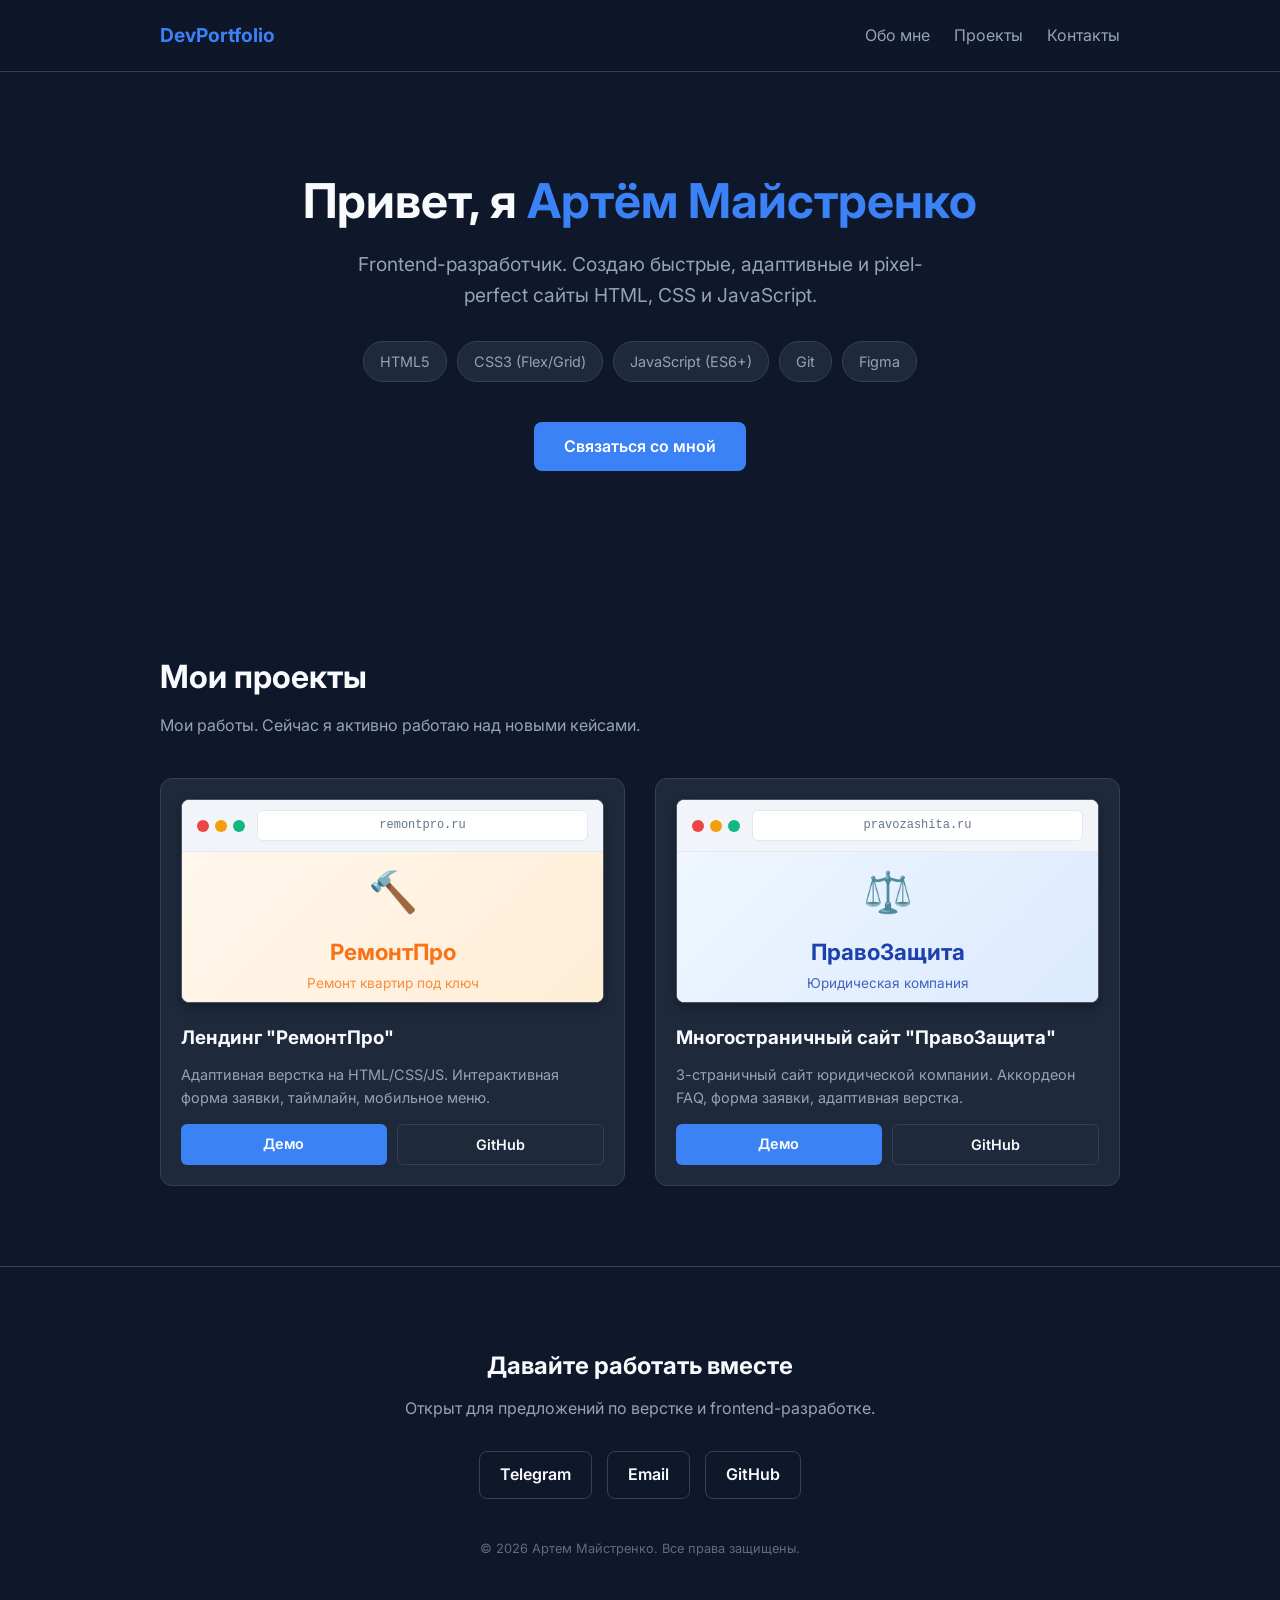
<file: index.html>
<!DOCTYPE html>
<html lang="ru">
<head>
    <meta charset="UTF-8">
    <meta name="viewport" content="width=device-width, initial-scale=1.0">
    <title>Артём Майстренко | Frontend Разработчик</title>
    <link rel="stylesheet" href="style.css">
    <!-- Подключаем шрифт Inter от Google Fonts -->
    <link rel="preconnect" href="https://fonts.googleapis.com">
    <link rel="preconnect" href="https://fonts.gstatic.com" crossorigin>
    <link href="https://fonts.googleapis.com/css2?family=Inter:wght@400;600;700&display=swap" rel="stylesheet">
</head>
<body>

    <header class="header">
        <div class="container">
            <div class="logo">DevPortfolio</div>
            <nav class="nav">
                <a href="#about">Обо мне</a>
                <a href="#projects">Проекты</a>
                <a href="#contacts">Контакты</a>
            </nav>
        </div>
    </header>

    <main>
        <!-- Секция Hero -->
        <section class="hero" id="about">
            <div class="container">
                <h1>Привет, я <span class="accent">Артём Майстренко</span></h1>
                <p class="subtitle">Frontend-разработчик. Создаю быстрые, адаптивные и pixel-perfect сайты HTML, CSS и JavaScript.</p>
                <div class="skills">
                    <span class="skill-tag">HTML5</span>
                    <span class="skill-tag">CSS3 (Flex/Grid)</span>
                    <span class="skill-tag">JavaScript (ES6+)</span>
                    <span class="skill-tag">Git</span>
                    <span class="skill-tag">Figma</span>
                </div>
                <a href="#contacts" class="btn">Связаться со мной</a>
            </div>
        </section>

        <!-- Секция Проекты -->
        <section class="projects" id="projects">
            <div class="container">
                <h2>Мои проекты</h2>
                <p class="section-desc">Мои работы. Сейчас я активно работаю над новыми кейсами.</p>
                
                <div class="projects-grid">
                    <!-- Проект 1: РемонтПро -->
                    <div class="project-card">
                        <div class="browser-mockup">
                            <div class="browser-header">
                                <div class="browser-dots">
                                    <span class="dot-red"></span>
                                    <span class="dot-yellow"></span>
                                    <span class="dot-green"></span>
                                </div>
                                <div class="browser-url">remontpro.ru</div>
                            </div>
                            <div class="browser-preview remont-preview">
                                <div class="preview-content">
                                    <div class="preview-icon">🔨</div>
                                    <div class="preview-title">РемонтПро</div>
                                    <div class="preview-subtitle">Ремонт квартир под ключ</div>
                                </div>
                            </div>
                        </div>
                        <h3>Лендинг "РемонтПро"</h3>
                        <p>Адаптивная верстка на HTML/CSS/JS. Интерактивная форма заявки, таймлайн, мобильное меню.</p>
                        <div class="project-links">
                            <a href="/remontpro/" target="_blank" class="project-btn">Демо</a>
                            <a href="https://github.com/TemaI1/portfolio/tree/main/remontpro" target="_blank" class="project-btn-outline">GitHub</a>
                        </div>
                    </div>
                    
                    <!-- Проект 2: ПравоЗащита -->
                    <div class="project-card">
                        <div class="browser-mockup">
                            <div class="browser-header">
                                <div class="browser-dots">
                                    <span class="dot-red"></span>
                                    <span class="dot-yellow"></span>
                                    <span class="dot-green"></span>
                                </div>
                                <div class="browser-url">pravozashita.ru</div>
                            </div>
                            <div class="browser-preview law-preview">
                                <div class="preview-content">
                                    <div class="preview-icon">⚖️</div>
                                    <div class="preview-title">ПравоЗащита</div>
                                    <div class="preview-subtitle">Юридическая компания</div>
                                </div>
                            </div>
                        </div>
                        <h3>Многостраничный сайт "ПравоЗащита"</h3>
                        <p>3-страничный сайт юридической компании. Аккордеон FAQ, форма заявки, адаптивная верстка.</p>
                        <div class="project-links">
                            <a href="/lawfirm/" target="_blank" class="project-btn">Демо</a>
                            <a href="https://github.com/TemaI1/portfolio/tree/main/lawfirm" target="_blank" class="project-btn-outline">GitHub</a>
                        </div>
                    </div>
                </div>
            </div>
        </section>
    </main>

    <footer class="footer" id="contacts">
        <div class="container">
            <h2>Давайте работать вместе</h2>
            <p>Открыт для предложений по верстке и frontend-разработке.</p>
            <div class="contacts-links">
                <a href="https://t.me/ваш_ник" target="_blank" class="contact-btn telegram">Telegram</a>
                <a href="mailto:your.email@example.com" class="contact-btn email">Email</a>
                <a href="https://github.com/ваш_ник" target="_blank" class="contact-btn github">GitHub</a>
            </div>
            <p class="copyright">© <span id="year"></span> Артем Майстренко. Все права защищены.</p>
        </div>
    </footer>

    <script src="script.js"></script>
</body>
</html>
</file>
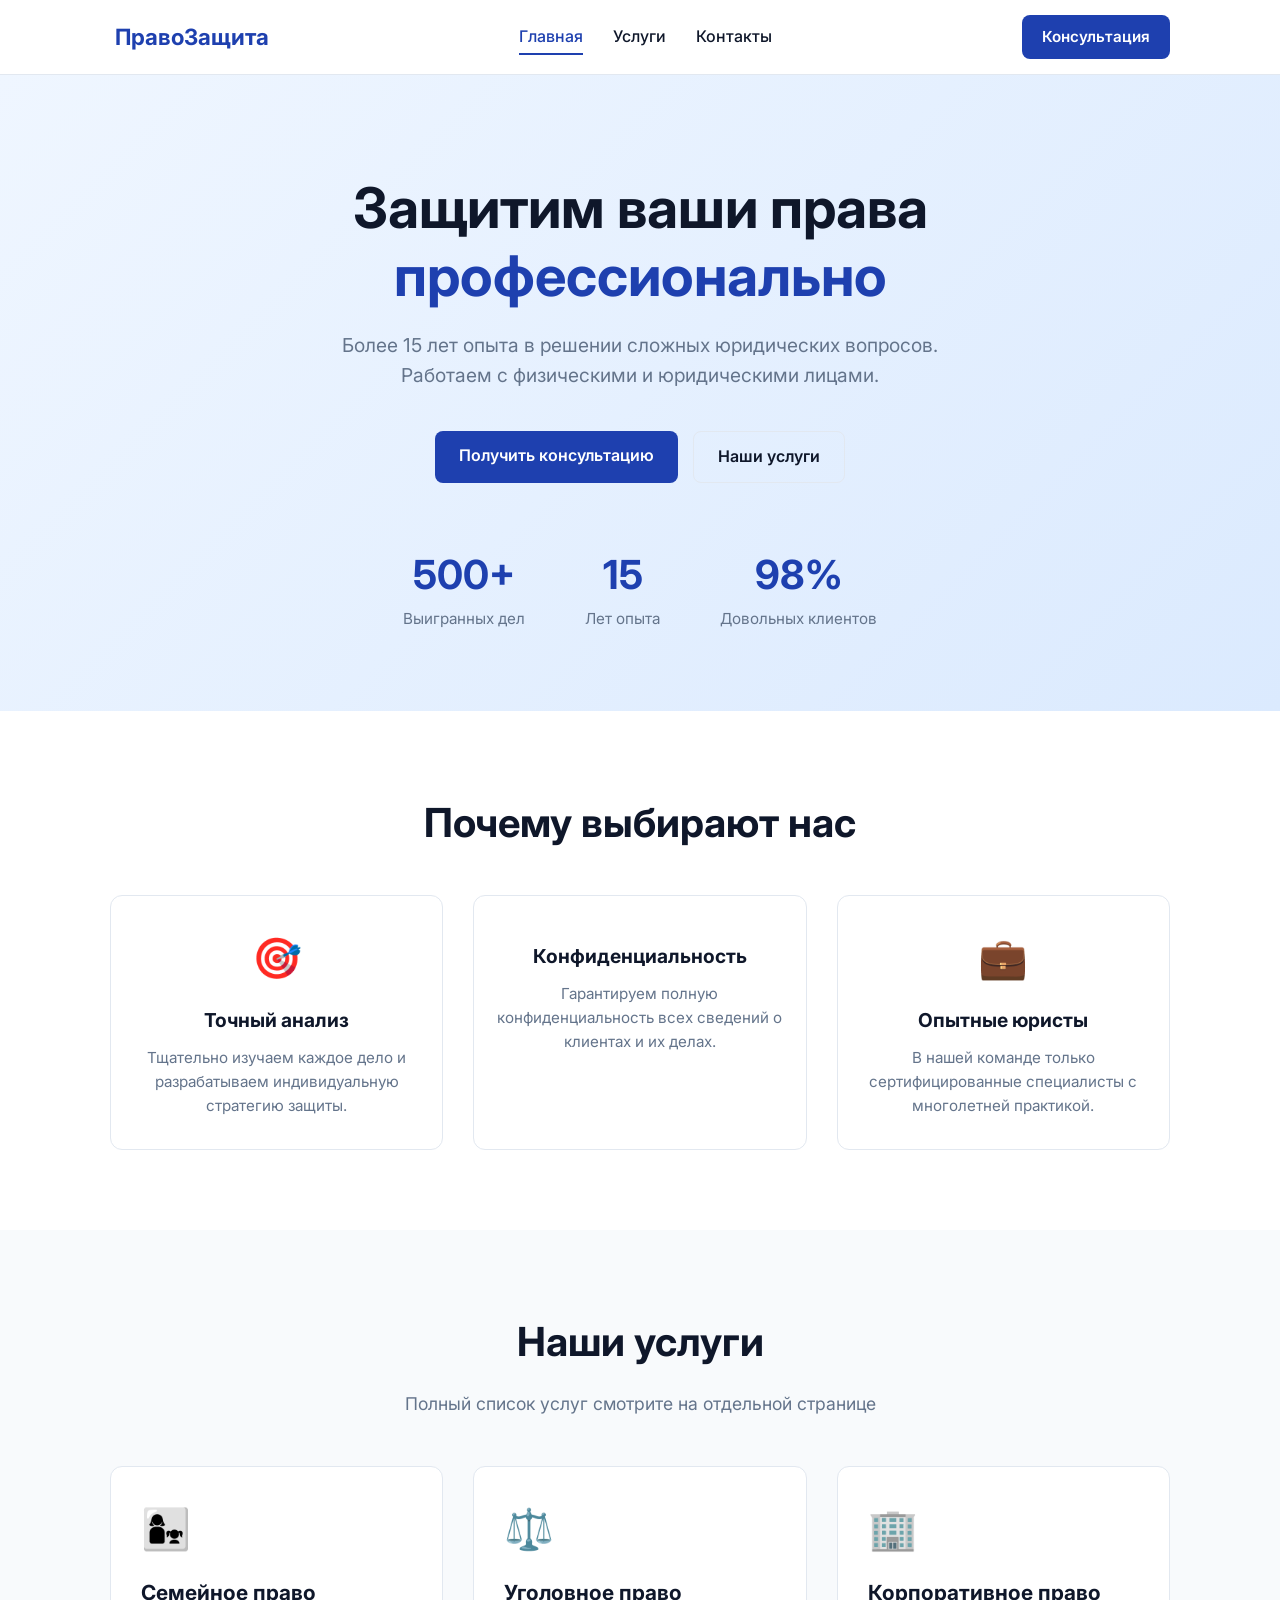
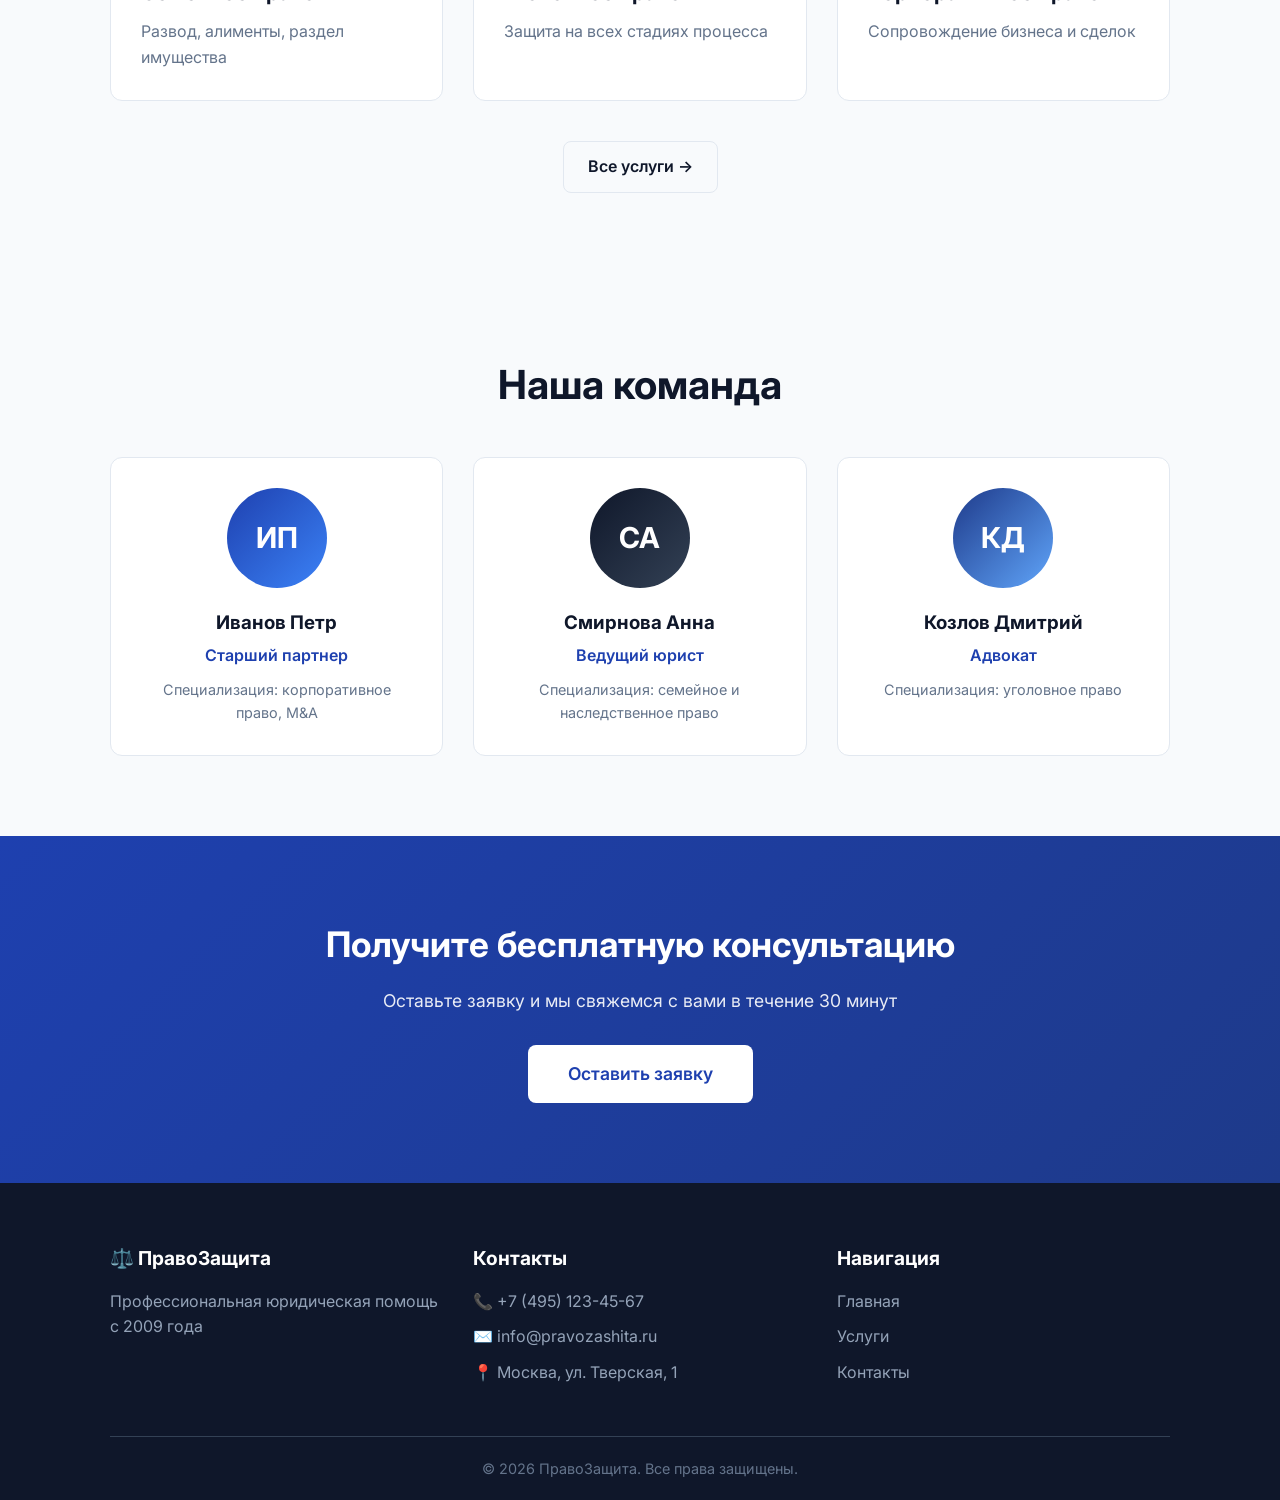
<file: lawfirm/index.html>
<!DOCTYPE html>
<html lang="ru">
<head>
    <meta charset="UTF-8">
    <meta name="viewport" content="width=device-width, initial-scale=1.0">
    <meta name="description" content="Юридическая компания ПравоЗащита — профессиональная защита ваших прав">
    <title>ПравоЗащита — Юридическая компания</title>
    <link rel="stylesheet" href="style.css">
    <link rel="preconnect" href="https://fonts.googleapis.com">
    <link rel="preconnect" href="https://fonts.gstatic.com" crossorigin>
    <link href="https://fonts.googleapis.com/css2?family=Inter:wght@400;500;600;700&display=swap" rel="stylesheet">
</head>
<body>

    <header class="header">
        <div class="container header-container">
            <a href="/lawfirm/" class="logo">️ ПравоЗащита</a>
            <nav class="nav" id="nav">
                <a href="/lawfirm/" class="active">Главная</a>
                <a href="/lawfirm/services.html">Услуги</a>
                <a href="/lawfirm/contacts.html">Контакты</a>
            </nav>
            <a href="/lawfirm/contacts.html" class="btn btn-primary header-btn">Консультация</a>
            <button class="burger" id="burger" aria-label="Меню">
                <span></span>
                <span></span>
                <span></span>
            </button>
        </div>
    </header>

    <main>
        <!-- Hero -->
        <section class="hero">
            <div class="container">
                <h1>Защитим ваши права <span class="accent">профессионально</span></h1>
                <p class="hero-subtitle">Более 15 лет опыта в решении сложных юридических вопросов. Работаем с физическими и юридическими лицами.</p>
                <div class="hero-buttons">
                    <a href="/lawfirm/contacts.html" class="btn btn-primary">Получить консультацию</a>
                    <a href="/lawfirm/services.html" class="btn btn-secondary">Наши услуги</a>
                </div>
                <div class="hero-stats">
                    <div class="stat">
                        <div class="stat-number">500+</div>
                        <div class="stat-label">Выигранных дел</div>
                    </div>
                    <div class="stat">
                        <div class="stat-number">15</div>
                        <div class="stat-label">Лет опыта</div>
                    </div>
                    <div class="stat">
                        <div class="stat-number">98%</div>
                        <div class="stat-label">Довольных клиентов</div>
                    </div>
                </div>
            </div>
        </section>

        <!-- Преимущества -->
        <section class="advantages">
            <div class="container">
                <h2 class="section-title">Почему выбирают нас</h2>
                <div class="advantages-grid">
                    <div class="advantage-card">
                        <div class="advantage-icon">🎯</div>
                        <h3>Точный анализ</h3>
                        <p>Тщательно изучаем каждое дело и разрабатываем индивидуальную стратегию защиты.</p>
                    </div>
                    <div class="advantage-card">
                        <div class="advantage-icon"></div>
                        <h3>Конфиденциальность</h3>
                        <p>Гарантируем полную конфиденциальность всех сведений о клиентах и их делах.</p>
                    </div>
                    <div class="advantage-card">
                        <div class="advantage-icon">💼</div>
                        <h3>Опытные юристы</h3>
                        <p>В нашей команде только сертифицированные специалисты с многолетней практикой.</p>
                    </div>
                </div>
            </div>
        </section>

        <!-- Краткие услуги -->
        <section class="services-preview">
            <div class="container">
                <h2 class="section-title">Наши услуги</h2>
                <p class="section-subtitle">Полный список услуг смотрите на отдельной странице</p>
                <div class="services-grid">
                    <a href="/lawfirm/services.html" class="service-card">
                        <div class="service-icon">‍👩‍👧</div>
                        <h3>Семейное право</h3>
                        <p>Развод, алименты, раздел имущества</p>
                    </a>
                    <a href="/lawfirm/services.html" class="service-card">
                        <div class="service-icon">⚖️</div>
                        <h3>Уголовное право</h3>
                        <p>Защита на всех стадиях процесса</p>
                    </a>
                    <a href="/lawfirm/services.html" class="service-card">
                        <div class="service-icon">🏢</div>
                        <h3>Корпоративное право</h3>
                        <p>Сопровождение бизнеса и сделок</p>
                    </a>
                </div>
                <div class="center-btn">
                    <a href="/lawfirm/services.html" class="btn btn-secondary">Все услуги →</a>
                </div>
            </div>
        </section>

        <!-- Команда -->
        <section class="team">
            <div class="container">
                <h2 class="section-title">Наша команда</h2>
                <div class="team-grid">
                    <div class="team-card">
                        <div class="team-photo" style="background: linear-gradient(135deg, #1e40af, #3b82f6);">ИП</div>
                        <h3>Иванов Петр</h3>
                        <p class="team-role">Старший партнер</p>
                        <p class="team-desc">Специализация: корпоративное право, M&A</p>
                    </div>
                    <div class="team-card">
                        <div class="team-photo" style="background: linear-gradient(135deg, #0f172a, #334155);">СА</div>
                        <h3>Смирнова Анна</h3>
                        <p class="team-role">Ведущий юрист</p>
                        <p class="team-desc">Специализация: семейное и наследственное право</p>
                    </div>
                    <div class="team-card">
                        <div class="team-photo" style="background: linear-gradient(135deg, #1e3a8a, #60a5fa);">КД</div>
                        <h3>Козлов Дмитрий</h3>
                        <p class="team-role">Адвокат</p>
                        <p class="team-desc">Специализация: уголовное право</p>
                    </div>
                </div>
            </div>
        </section>

        <!-- CTA -->
        <section class="cta">
            <div class="container">
                <h2>Получите бесплатную консультацию</h2>
                <p>Оставьте заявку и мы свяжемся с вами в течение 30 минут</p>
                <a href="/lawfirm/contacts.html" class="btn btn-primary btn-large">Оставить заявку</a>
            </div>
        </section>
    </main>

    <footer class="footer">
        <div class="container">
            <div class="footer-content">
                <div class="footer-col">
                    <h4>⚖️ ПравоЗащита</h4>
                    <p>Профессиональная юридическая помощь с 2009 года</p>
                </div>
                <div class="footer-col">
                    <h4>Контакты</h4>
                    <p>📞 +7 (495) 123-45-67</p>
                    <p>✉️ info@pravozashita.ru</p>
                    <p>📍 Москва, ул. Тверская, 1</p>
                </div>
                <div class="footer-col">
                    <h4>Навигация</h4>
                    <p><a href="/lawfirm/">Главная</a></p>
                    <p><a href="/lawfirm/services.html">Услуги</a></p>
                    <p><a href="/lawfirm/contacts.html">Контакты</a></p>
                </div>
            </div>
            <div class="footer-bottom">
                <p>© <span id="year"></span> ПравоЗащита. Все права защищены.</p>
            </div>
        </div>
    </footer>

    <script src="script.js"></script>
</body>
</html>
</file>
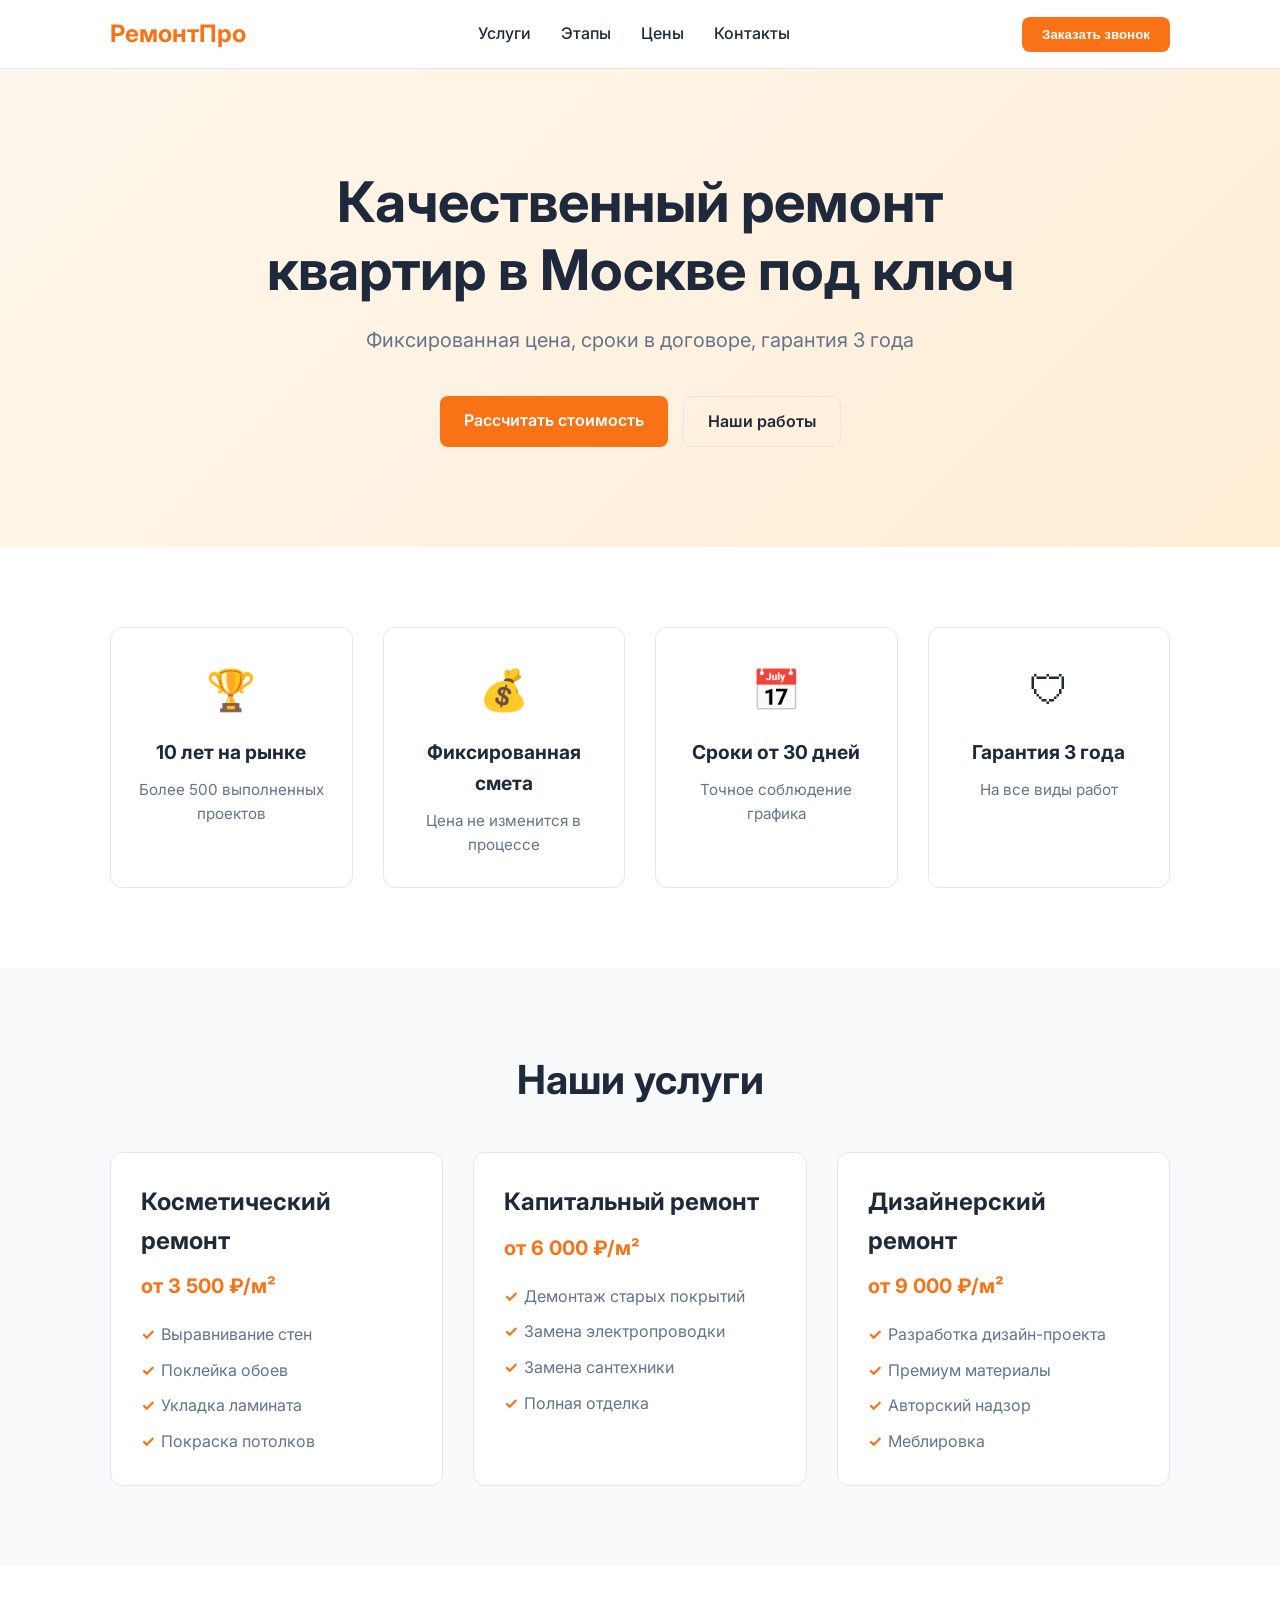
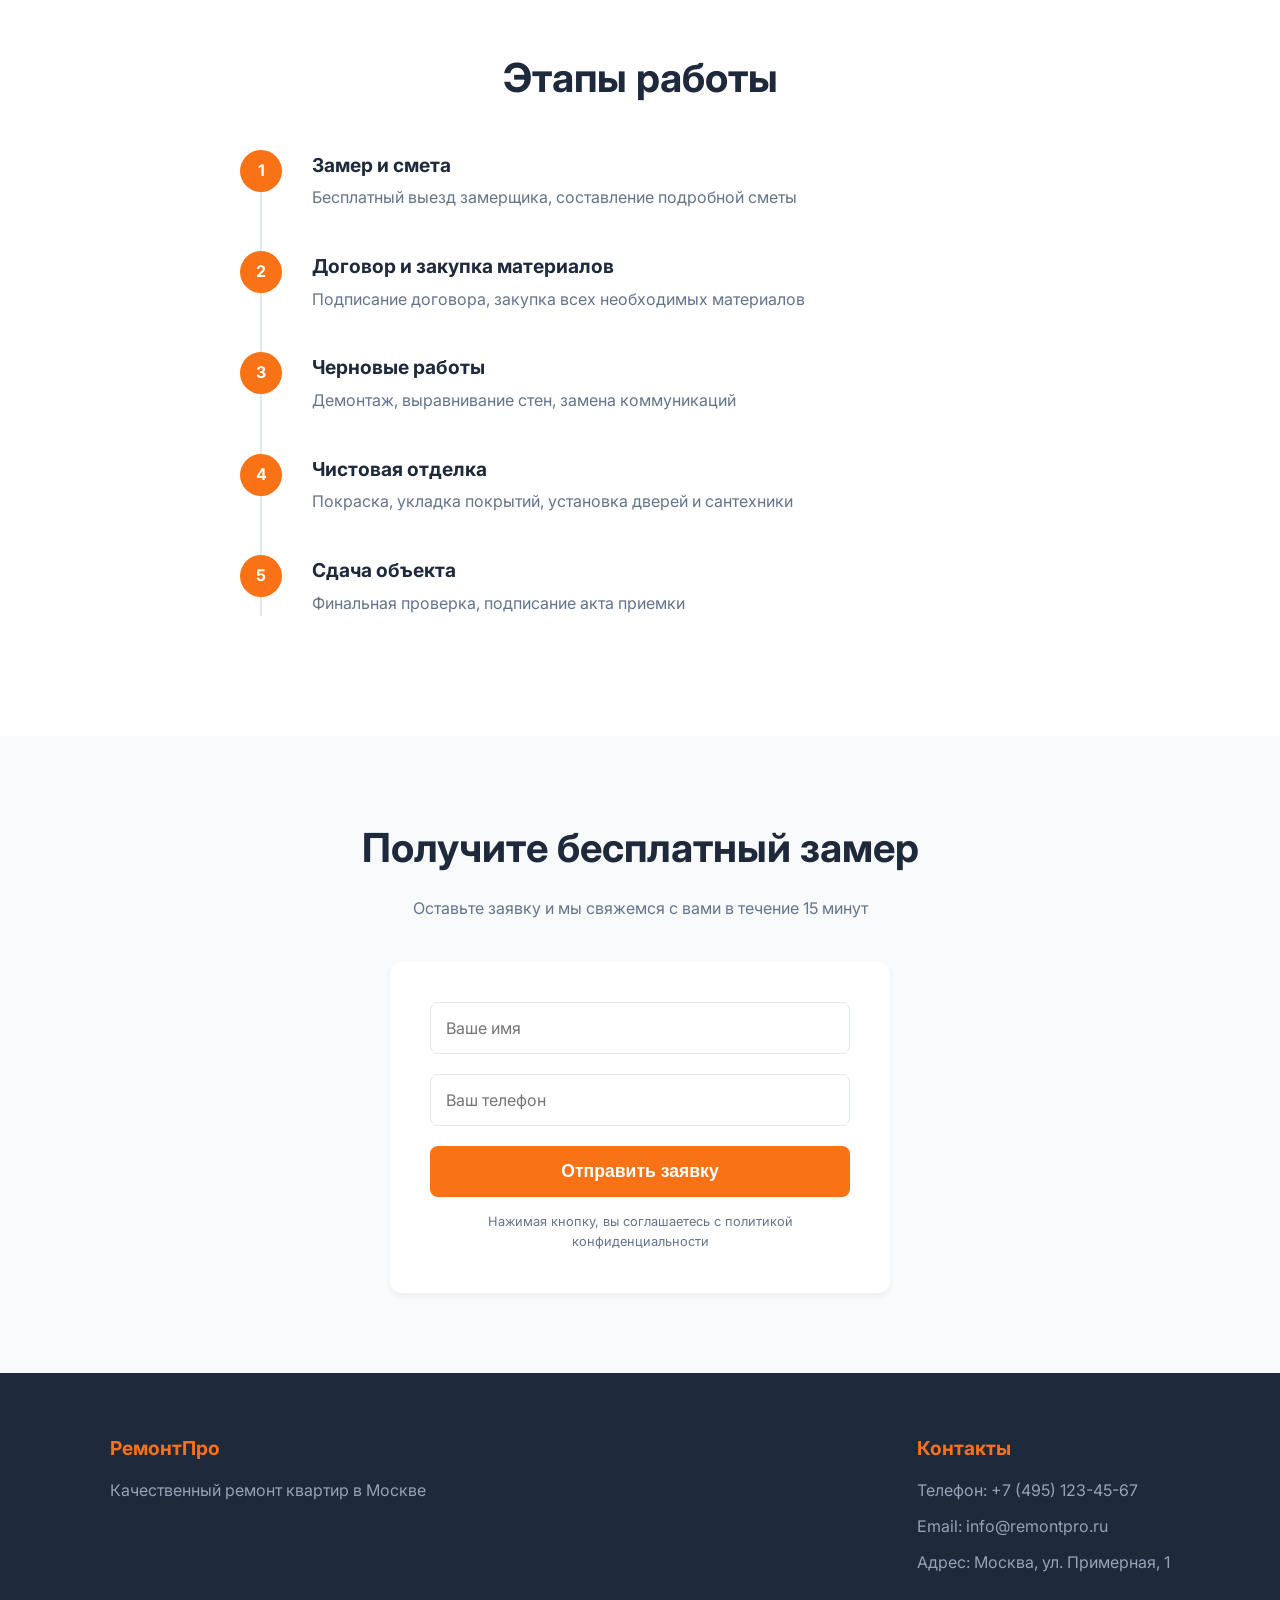
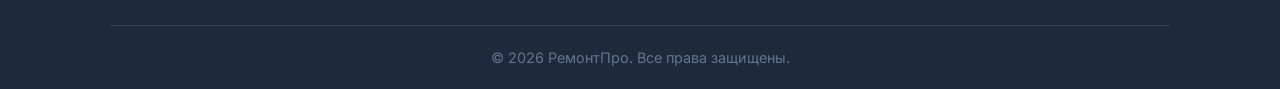
<file: remontpro/index.html>
<!DOCTYPE html>
<html lang="ru">
<head>
    <meta charset="UTF-8">
    <meta name="viewport" content="width=device-width, initial-scale=1.0">
    <meta name="description" content="Качественный ремонт квартир в Москве под ключ. Фиксированная цена, сроки в договоре, гарантия 3 года.">
    <title>РемонтПро — Ремонт квартир под ключ в Москве</title>
    <link rel="stylesheet" href="style.css">
    <link rel="preconnect" href="https://fonts.googleapis.com">
    <link rel="preconnect" href="https://fonts.gstatic.com" crossorigin>
    <link href="https://fonts.googleapis.com/css2?family=Inter:wght@400;600;700&display=swap" rel="stylesheet">
</head>
<body>

    <!-- Header -->
    <header class="header">
        <div class="container">
            <div class="logo">РемонтПро</div>
            <nav class="nav" id="nav">
                <a href="#services">Услуги</a>
                <a href="#stages">Этапы</a>
                <a href="#prices">Цены</a>
                <a href="#contact">Контакты</a>
            </nav>
            <button class="btn-callback" id="btn-callback">Заказать звонок</button>
            <button class="burger" id="burger" aria-label="Меню">
                <span></span>
                <span></span>
                <span></span>
            </button>
        </div>
    </header>

    <!-- Hero Section -->
    <section class="hero">
        <div class="container">
            <h1>Качественный ремонт квартир в Москве под ключ</h1>
            <p class="hero-subtitle">Фиксированная цена, сроки в договоре, гарантия 3 года</p>
            <div class="hero-buttons">
                <a href="#contact" class="btn btn-primary">Рассчитать стоимость</a>
                <a href="#projects" class="btn btn-secondary">Наши работы</a>
            </div>
        </div>
    </section>

    <!-- Преимущества -->
    <section class="advantages">
        <div class="container">
            <div class="advantages-grid">
                <div class="advantage-card">
                    <div class="advantage-icon">🏆</div>
                    <h3>10 лет на рынке</h3>
                    <p>Более 500 выполненных проектов</p>
                </div>
                <div class="advantage-card">
                    <div class="advantage-icon">💰</div>
                    <h3>Фиксированная смета</h3>
                    <p>Цена не изменится в процессе</p>
                </div>
                <div class="advantage-card">
                    <div class="advantage-icon">📅</div>
                    <h3>Сроки от 30 дней</h3>
                    <p>Точное соблюдение графика</p>
                </div>
                <div class="advantage-card">
                    <div class="advantage-icon">🛡</div>
                    <h3>Гарантия 3 года</h3>
                    <p>На все виды работ</p>
                </div>
            </div>
        </div>
    </section>

    <!-- Услуги -->
    <section class="services" id="services">
        <div class="container">
            <h2 class="section-title">Наши услуги</h2>
            <div class="services-grid">
                <div class="service-card">
                    <h3>Косметический ремонт</h3>
                    <p class="price">от 3 500 ₽/м²</p>
                    <ul>
                        <li>Выравнивание стен</li>
                        <li>Поклейка обоев</li>
                        <li>Укладка ламината</li>
                        <li>Покраска потолков</li>
                    </ul>
                </div>
                <div class="service-card">
                    <h3>Капитальный ремонт</h3>
                    <p class="price">от 6 000 ₽/м²</p>
                    <ul>
                        <li>Демонтаж старых покрытий</li>
                        <li>Замена электропроводки</li>
                        <li>Замена сантехники</li>
                        <li>Полная отделка</li>
                    </ul>
                </div>
                <div class="service-card">
                    <h3>Дизайнерский ремонт</h3>
                    <p class="price">от 9 000 ₽/м²</p>
                    <ul>
                        <li>Разработка дизайн-проекта</li>
                        <li>Премиум материалы</li>
                        <li>Авторский надзор</li>
                        <li>Меблировка</li>
                    </ul>
                </div>
            </div>
        </div>
    </section>

    <!-- Этапы работы -->
    <section class="stages" id="stages">
        <div class="container">
            <h2 class="section-title">Этапы работы</h2>
            <div class="timeline">
                <div class="timeline-item">
                    <div class="timeline-number">1</div>
                    <div class="timeline-content">
                        <h3>Замер и смета</h3>
                        <p>Бесплатный выезд замерщика, составление подробной сметы</p>
                    </div>
                </div>
                <div class="timeline-item">
                    <div class="timeline-number">2</div>
                    <div class="timeline-content">
                        <h3>Договор и закупка материалов</h3>
                        <p>Подписание договора, закупка всех необходимых материалов</p>
                    </div>
                </div>
                <div class="timeline-item">
                    <div class="timeline-number">3</div>
                    <div class="timeline-content">
                        <h3>Черновые работы</h3>
                        <p>Демонтаж, выравнивание стен, замена коммуникаций</p>
                    </div>
                </div>
                <div class="timeline-item">
                    <div class="timeline-number">4</div>
                    <div class="timeline-content">
                        <h3>Чистовая отделка</h3>
                        <p>Покраска, укладка покрытий, установка дверей и сантехники</p>
                    </div>
                </div>
                <div class="timeline-item">
                    <div class="timeline-number">5</div>
                    <div class="timeline-content">
                        <h3>Сдача объекта</h3>
                        <p>Финальная проверка, подписание акта приемки</p>
                    </div>
                </div>
            </div>
        </div>
    </section>

    <!-- Форма заявки -->
    <section class="contact" id="contact">
        <div class="container">
            <h2 class="section-title">Получите бесплатный замер</h2>
            <p class="contact-subtitle">Оставьте заявку и мы свяжемся с вами в течение 15 минут</p>
            
            <form class="contact-form" id="contact-form">
                <div class="form-group">
                    <input type="text" name="name" placeholder="Ваше имя" required>
                </div>
                <div class="form-group">
                    <input type="tel" name="phone" placeholder="Ваш телефон" required>
                </div>
                <button type="submit" class="btn btn-primary btn-large">Отправить заявку</button>
                <p class="form-note">Нажимая кнопку, вы соглашаетесь с политикой конфиденциальности</p>
            </form>
        </div>
    </section>

    <!-- Footer -->
    <footer class="footer">
        <div class="container">
            <div class="footer-content">
                <div class="footer-col">
                    <h4>РемонтПро</h4>
                    <p>Качественный ремонт квартир в Москве</p>
                </div>
                <div class="footer-col">
                    <h4>Контакты</h4>
                    <p>Телефон: +7 (495) 123-45-67</p>
                    <p>Email: info@remontpro.ru</p>
                    <p>Адрес: Москва, ул. Примерная, 1</p>
                </div>
            </div>
            <div class="footer-bottom">
                <p>© <span id="year"></span> РемонтПро. Все права защищены.</p>
            </div>
        </div>
    </footer>

    <script src="script.js"></script>
</body>
</html>
</file>
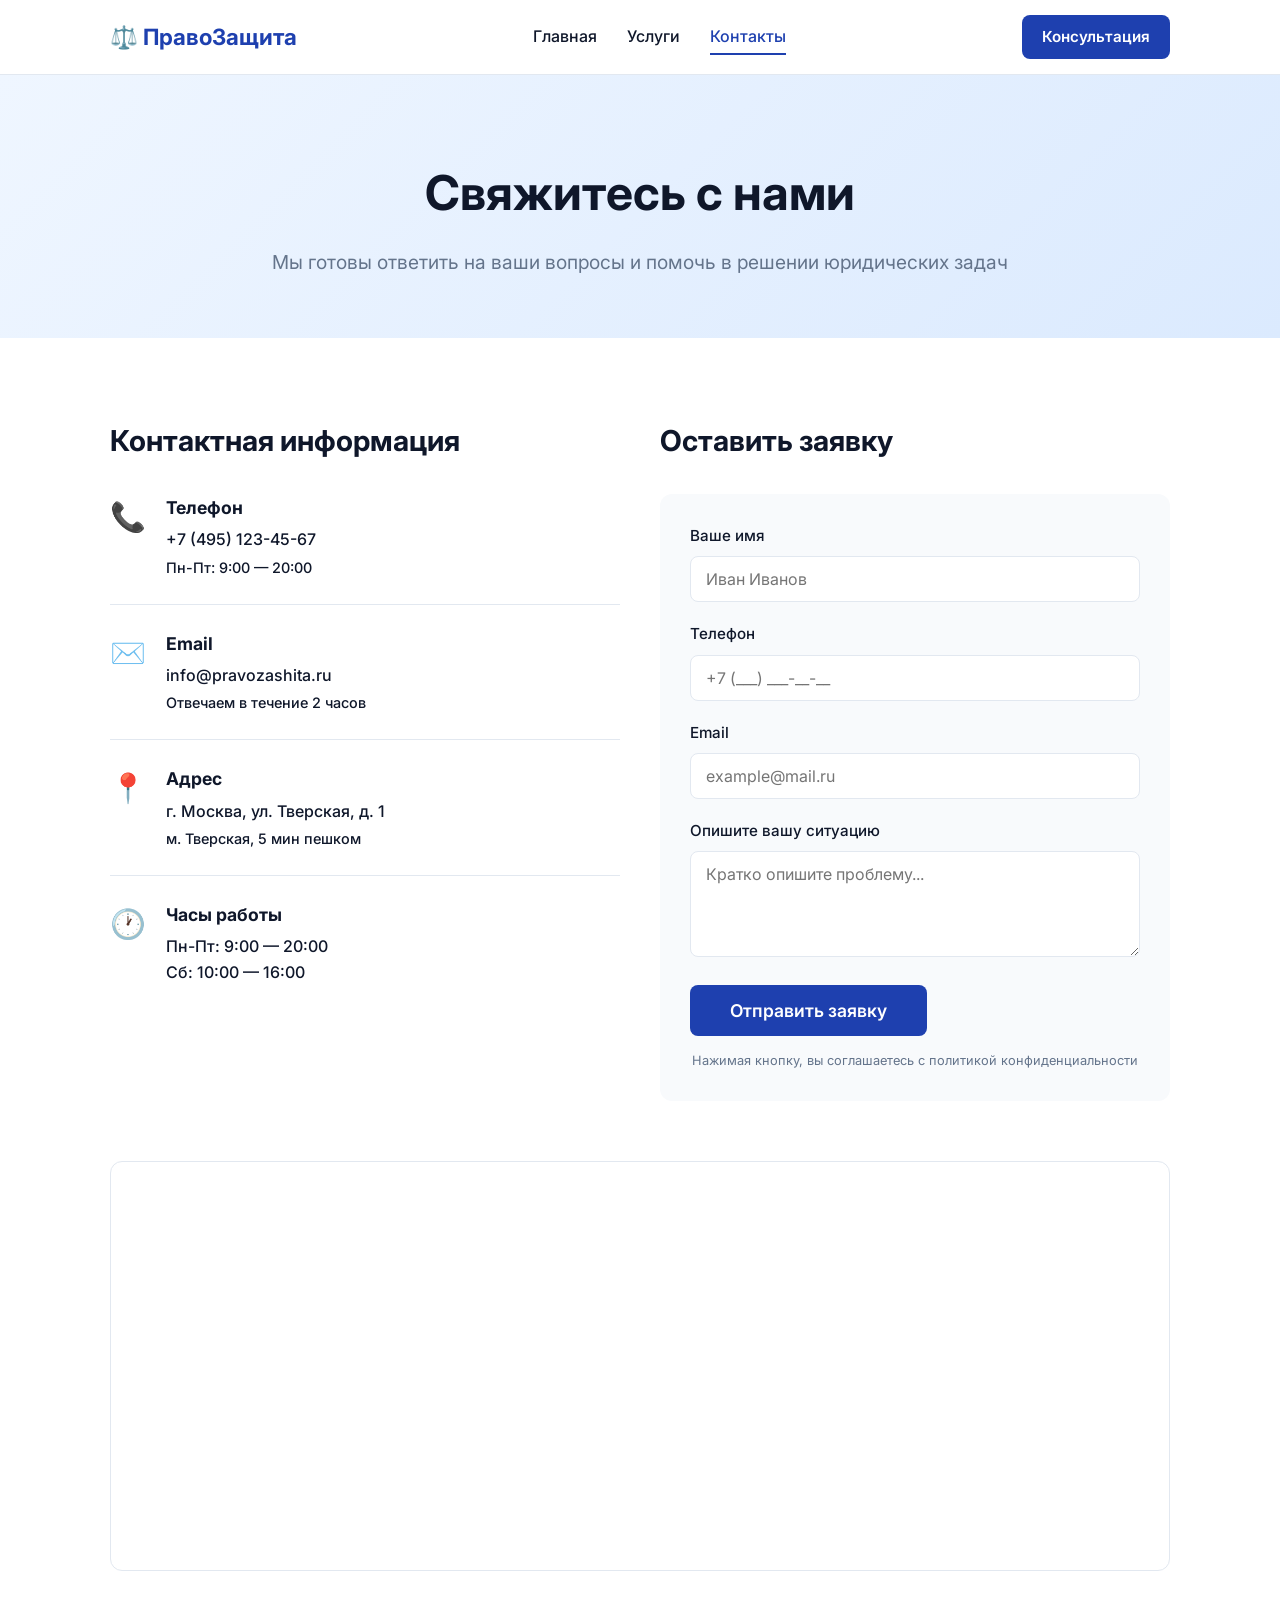
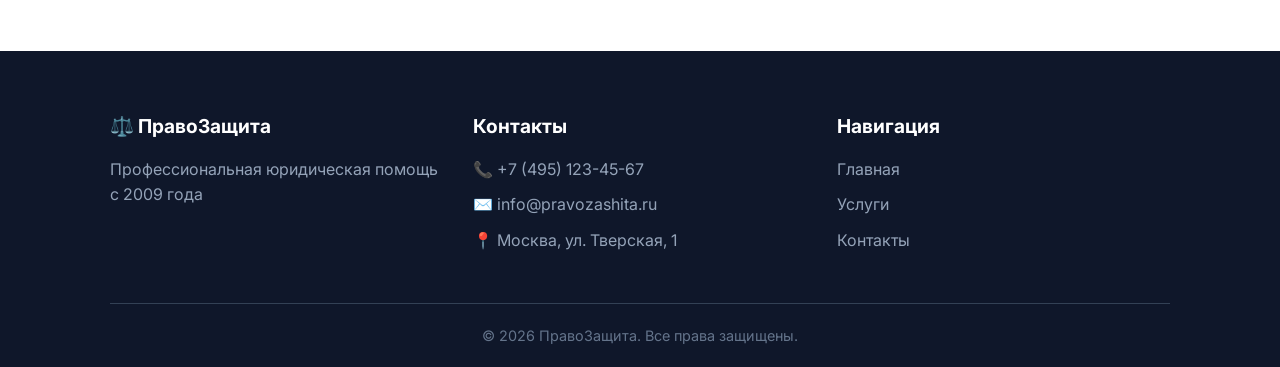
<file: lawfirm/contacts.html>
<!DOCTYPE html>
<html lang="ru">
<head>
    <meta charset="UTF-8">
    <meta name="viewport" content="width=device-width, initial-scale=1.0">
    <title>Контакты — ПравоЗащита</title>
    <link rel="stylesheet" href="style.css">
    <link rel="preconnect" href="https://fonts.googleapis.com">
    <link rel="preconnect" href="https://fonts.gstatic.com" crossorigin>
    <link href="https://fonts.googleapis.com/css2?family=Inter:wght@400;500;600;700&display=swap" rel="stylesheet">
</head>
<body>

    <header class="header">
        <div class="container header-container">
            <a href="/lawfirm/" class="logo">⚖️ ПравоЗащита</a>
            <nav class="nav" id="nav">
                <a href="/lawfirm/">Главная</a>
                <a href="/lawfirm/services.html">Услуги</a>
                <a href="/lawfirm/contacts.html" class="active">Контакты</a>
            </nav>
            <a href="/lawfirm/contacts.html" class="btn btn-primary header-btn">Консультация</a>
            <button class="burger" id="burger" aria-label="Меню">
                <span></span>
                <span></span>
                <span></span>
            </button>
        </div>
    </header>

    <main>
        <section class="page-hero">
            <div class="container">
                <h1>Свяжитесь с нами</h1>
                <p>Мы готовы ответить на ваши вопросы и помочь в решении юридических задач</p>
            </div>
        </section>

        <section class="contacts-section">
            <div class="container">
                <div class="contacts-grid">
                    <!-- Информация -->
                    <div class="contacts-info">
                        <h2>Контактная информация</h2>
                        <div class="contact-item">
                            <div class="contact-icon">📞</div>
                            <div>
                                <h3>Телефон</h3>
                                <p>+7 (495) 123-45-67</p>
                                <p class="contact-note">Пн-Пт: 9:00 — 20:00</p>
                            </div>
                        </div>
                        <div class="contact-item">
                            <div class="contact-icon">✉️</div>
                            <div>
                                <h3>Email</h3>
                                <p>info@pravozashita.ru</p>
                                <p class="contact-note">Отвечаем в течение 2 часов</p>
                            </div>
                        </div>
                        <div class="contact-item">
                            <div class="contact-icon">📍</div>
                            <div>
                                <h3>Адрес</h3>
                                <p>г. Москва, ул. Тверская, д. 1</p>
                                <p class="contact-note">м. Тверская, 5 мин пешком</p>
                            </div>
                        </div>
                        <div class="contact-item">
                            <div class="contact-icon">🕐</div>
                            <div>
                                <h3>Часы работы</h3>
                                <p>Пн-Пт: 9:00 — 20:00</p>
                                <p>Сб: 10:00 — 16:00</p>
                            </div>
                        </div>
                    </div>

                    <!-- Форма -->
                    <div class="contacts-form-wrapper">
                        <h2>Оставить заявку</h2>
                        <form class="contact-form" id="contact-form">
                            <div class="form-group">
                                <label for="name">Ваше имя</label>
                                <input type="text" id="name" name="name" placeholder="Иван Иванов" required>
                            </div>
                            <div class="form-group">
                                <label for="phone">Телефон</label>
                                <input type="tel" id="phone" name="phone" placeholder="+7 (___) ___-__-__" required>
                            </div>
                            <div class="form-group">
                                <label for="email">Email</label>
                                <input type="email" id="email" name="email" placeholder="example@mail.ru" required>
                            </div>
                            <div class="form-group">
                                <label for="message">Опишите вашу ситуацию</label>
                                <textarea id="message" name="message" rows="4" placeholder="Кратко опишите проблему..."></textarea>
                            </div>
                            <button type="submit" class="btn btn-primary btn-large">Отправить заявку</button>
                            <p class="form-note">Нажимая кнопку, вы соглашаетесь с политикой конфиденциальности</p>
                        </form>
                    </div>
                </div>

                <!-- Карта -->
                <div class="map-wrapper">
                    <iframe 
                        src="https://yandex.ru/map-widget/v1/?um=constructor%3A&amp;source=constructor&amp;ll=37.604341%2C55.764290&amp;z=16&amp;pt=37.604341,55.764290,pm2rdm" 
                        width="100%" 
                        height="400" 
                        style="border:0; border-radius: 12px;" 
                        allowfullscreen="" 
                        loading="lazy">
                    </iframe>
                </div>
            </div>
        </section>
    </main>

    <footer class="footer">
        <div class="container">
            <div class="footer-content">
                <div class="footer-col">
                    <h4>⚖️ ПравоЗащита</h4>
                    <p>Профессиональная юридическая помощь с 2009 года</p>
                </div>
                <div class="footer-col">
                    <h4>Контакты</h4>
                    <p>📞 +7 (495) 123-45-67</p>
                    <p>✉️ info@pravozashita.ru</p>
                    <p>📍 Москва, ул. Тверская, 1</p>
                </div>
                <div class="footer-col">
                    <h4>Навигация</h4>
                    <p><a href="/lawfirm/">Главная</a></p>
                    <p><a href="/lawfirm/services.html">Услуги</a></p>
                    <p><a href="/lawfirm/contacts.html">Контакты</a></p>
                </div>
            </div>
            <div class="footer-bottom">
                <p>© <span id="year"></span> ПравоЗащита. Все права защищены.</p>
            </div>
        </div>
    </footer>

    <script src="script.js"></script>
</body>
</html>
</file>
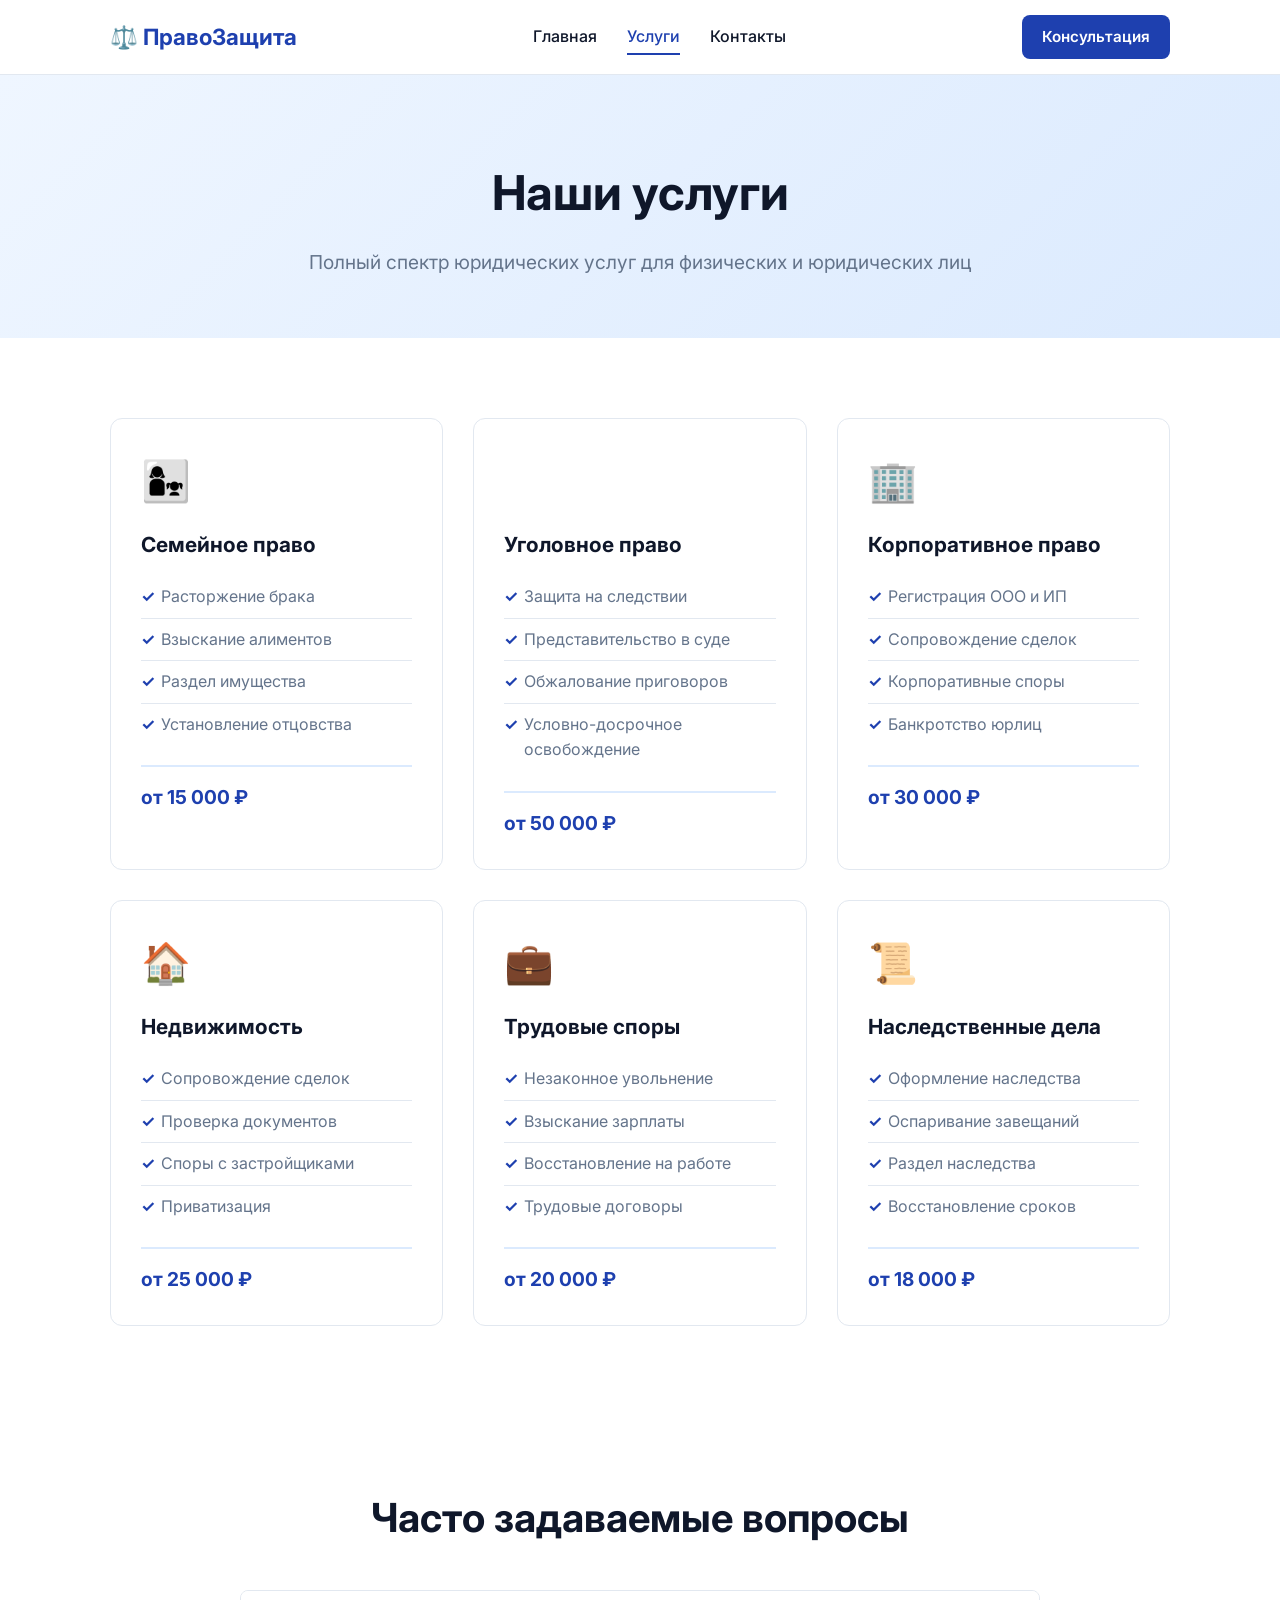
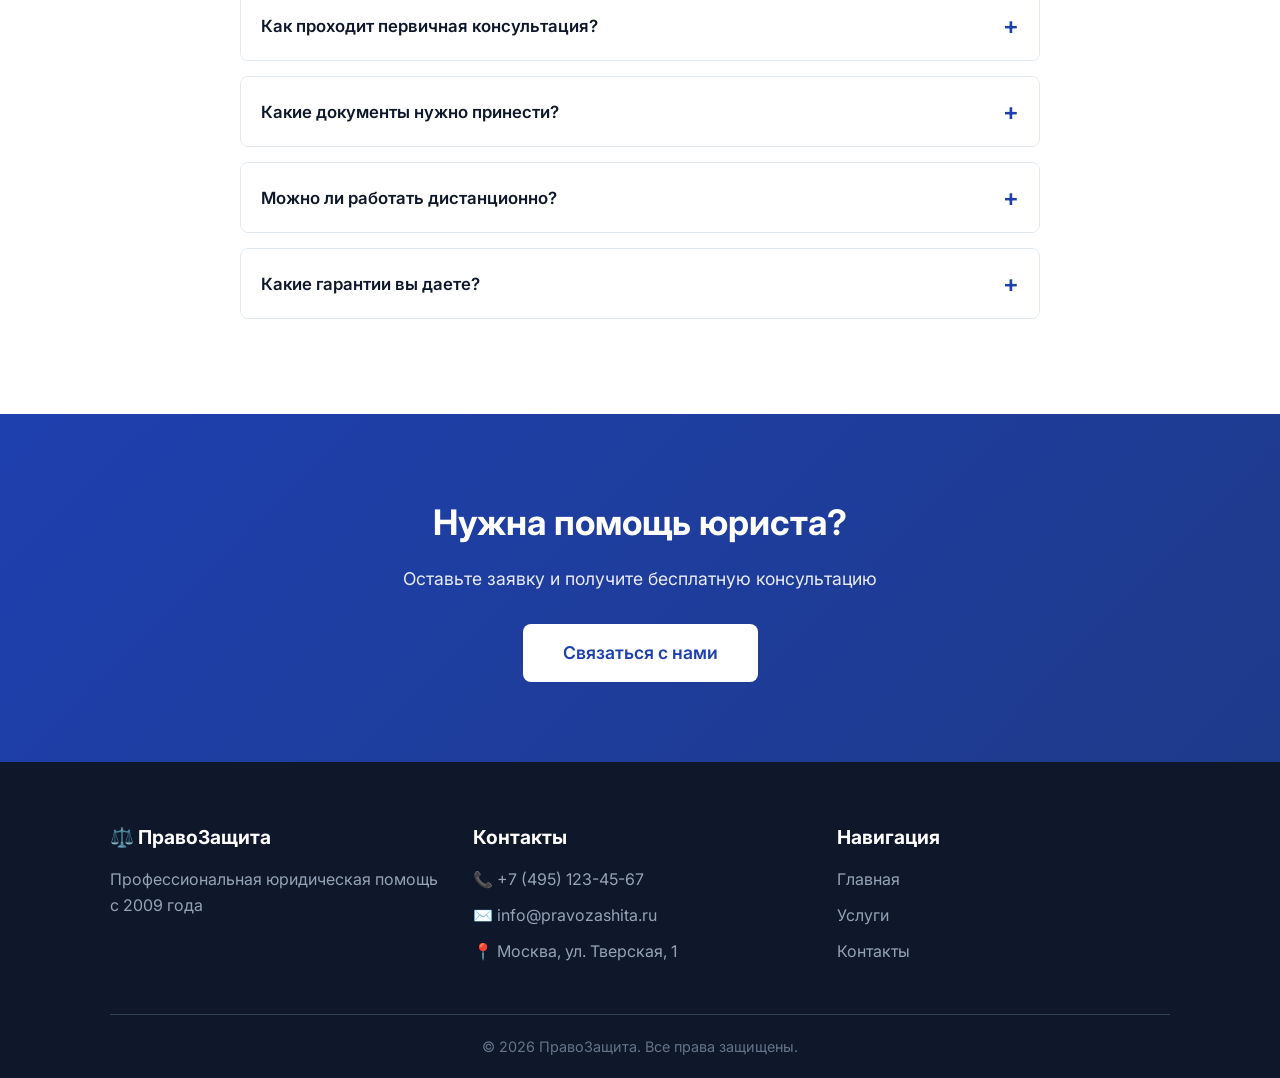
<file: lawfirm/services.html>
<!DOCTYPE html>
<html lang="ru">
<head>
    <meta charset="UTF-8">
    <meta name="viewport" content="width=device-width, initial-scale=1.0">
    <title>Услуги — ПравоЗащита</title>
    <link rel="stylesheet" href="style.css">
    <link rel="preconnect" href="https://fonts.googleapis.com">
    <link rel="preconnect" href="https://fonts.gstatic.com" crossorigin>
    <link href="https://fonts.googleapis.com/css2?family=Inter:wght@400;500;600;700&display=swap" rel="stylesheet">
</head>
<body>

    <header class="header">
        <div class="container header-container">
            <a href="/lawfirm/" class="logo">⚖️ ПравоЗащита</a>
            <nav class="nav" id="nav">
                <a href="/lawfirm/">Главная</a>
                <a href="/lawfirm/services.html" class="active">Услуги</a>
                <a href="/lawfirm/contacts.html">Контакты</a>
            </nav>
            <a href="/lawfirm/contacts.html" class="btn btn-primary header-btn">Консультация</a>
            <button class="burger" id="burger" aria-label="Меню">
                <span></span>
                <span></span>
                <span></span>
            </button>
        </div>
    </header>

    <main>
        <section class="page-hero">
            <div class="container">
                <h1>Наши услуги</h1>
                <p>Полный спектр юридических услуг для физических и юридических лиц</p>
            </div>
        </section>

        <section class="services-full">
            <div class="container">
                <div class="services-grid-full">
                    <div class="service-card-full">
                        <div class="service-icon">‍👩‍👧</div>
                        <h3>Семейное право</h3>
                        <ul>
                            <li>Расторжение брака</li>
                            <li>Взыскание алиментов</li>
                            <li>Раздел имущества</li>
                            <li>Установление отцовства</li>
                        </ul>
                        <div class="service-price">от 15 000 ₽</div>
                    </div>

                    <div class="service-card-full">
                        <div class="service-icon">️</div>
                        <h3>Уголовное право</h3>
                        <ul>
                            <li>Защита на следствии</li>
                            <li>Представительство в суде</li>
                            <li>Обжалование приговоров</li>
                            <li>Условно-досрочное освобождение</li>
                        </ul>
                        <div class="service-price">от 50 000 ₽</div>
                    </div>

                    <div class="service-card-full">
                        <div class="service-icon">🏢</div>
                        <h3>Корпоративное право</h3>
                        <ul>
                            <li>Регистрация ООО и ИП</li>
                            <li>Сопровождение сделок</li>
                            <li>Корпоративные споры</li>
                            <li>Банкротство юрлиц</li>
                        </ul>
                        <div class="service-price">от 30 000 ₽</div>
                    </div>

                    <div class="service-card-full">
                        <div class="service-icon">🏠</div>
                        <h3>Недвижимость</h3>
                        <ul>
                            <li>Сопровождение сделок</li>
                            <li>Проверка документов</li>
                            <li>Споры с застройщиками</li>
                            <li>Приватизация</li>
                        </ul>
                        <div class="service-price">от 25 000 ₽</div>
                    </div>

                    <div class="service-card-full">
                        <div class="service-icon">💼</div>
                        <h3>Трудовые споры</h3>
                        <ul>
                            <li>Незаконное увольнение</li>
                            <li>Взыскание зарплаты</li>
                            <li>Восстановление на работе</li>
                            <li>Трудовые договоры</li>
                        </ul>
                        <div class="service-price">от 20 000 ₽</div>
                    </div>

                    <div class="service-card-full">
                        <div class="service-icon">📜</div>
                        <h3>Наследственные дела</h3>
                        <ul>
                            <li>Оформление наследства</li>
                            <li>Оспаривание завещаний</li>
                            <li>Раздел наследства</li>
                            <li>Восстановление сроков</li>
                        </ul>
                        <div class="service-price">от 18 000 ₽</div>
                    </div>
                </div>
            </div>
        </section>

        <!-- FAQ -->
        <section class="faq">
            <div class="container">
                <h2 class="section-title">Часто задаваемые вопросы</h2>
                <div class="faq-list">
                    <div class="faq-item">
                        <button class="faq-question">
                            <span>Как проходит первичная консультация?</span>
                            <span class="faq-icon">+</span>
                        </button>
                        <div class="faq-answer">
                            <p>Первичная консультация длится 30-60 минут. Мы изучаем вашу ситуацию, задаем уточняющие вопросы и предлагаем варианты решения. Консультация бесплатна и ни к чему не обязывает.</p>
                        </div>
                    </div>
                    <div class="faq-item">
                        <button class="faq-question">
                            <span>Какие документы нужно принести?</span>
                            <span class="faq-icon">+</span>
                        </button>
                        <div class="faq-answer">
                            <p>Зависит от типа дела. Для семейных споров — свидетельства о браке, рождении детей. Для трудовых — трудовой договор, приказы. Мы заранее сообщим полный список.</p>
                        </div>
                    </div>
                    <div class="faq-item">
                        <button class="faq-question">
                            <span>Можно ли работать дистанционно?</span>
                            <span class="faq-icon">+</span>
                        </button>
                        <div class="faq-answer">
                            <p>Да, мы работаем с клиентами из любого региона России. Консультации проводим по видеосвязи, документы принимаем в электронном виде через защищенные каналы.</p>
                        </div>
                    </div>
                    <div class="faq-item">
                        <button class="faq-question">
                            <span>Какие гарантии вы даете?</span>
                            <span class="faq-icon">+</span>
                        </button>
                        <div class="faq-answer">
                            <p>Мы не можем гарантировать конкретный исход дела (это запрещено законом), но гарантируем профессиональный подход, полную отдачу и честную оценку перспектив вашего дела.</p>
                        </div>
                    </div>
                </div>
            </div>
        </section>

        <section class="cta">
            <div class="container">
                <h2>Нужна помощь юриста?</h2>
                <p>Оставьте заявку и получите бесплатную консультацию</p>
                <a href="/lawfirm/contacts.html" class="btn btn-primary btn-large">Связаться с нами</a>
            </div>
        </section>
    </main>

    <footer class="footer">
        <div class="container">
            <div class="footer-content">
                <div class="footer-col">
                    <h4>⚖️ ПравоЗащита</h4>
                    <p>Профессиональная юридическая помощь с 2009 года</p>
                </div>
                <div class="footer-col">
                    <h4>Контакты</h4>
                    <p>📞 +7 (495) 123-45-67</p>
                    <p>✉️ info@pravozashita.ru</p>
                    <p>📍 Москва, ул. Тверская, 1</p>
                </div>
                <div class="footer-col">
                    <h4>Навигация</h4>
                    <p><a href="/lawfirm/">Главная</a></p>
                    <p><a href="/lawfirm/services.html">Услуги</a></p>
                    <p><a href="/lawfirm/contacts.html">Контакты</a></p>
                </div>
            </div>
            <div class="footer-bottom">
                <p>© <span id="year"></span> ПравоЗащита. Все права защищены.</p>
            </div>
        </div>
    </footer>

    <script src="script.js"></script>
</body>
</html>
</file>
<file: style.css>
/* Сброс стилей и переменные */
:root {
    --bg-color: #0f172a;
    --card-bg: #1e293b;
    --text-main: #f8fafc;
    --text-muted: #94a3b8;
    --accent: #3b82f6;
    --accent-hover: #2563eb;
    --border: #334155;
    --font-main: 'Inter', sans-serif;
}

* {
    margin: 0;
    padding: 0;
    box-sizing: border-box;
}

body {
    font-family: var(--font-main);
    background-color: var(--bg-color);
    color: var(--text-main);
    line-height: 1.6;
}

.container {
    max-width: 1000px;
    margin: 0 auto;
    padding: 0 20px;
}

/* Header */
.header {
    padding: 20px 0;
    border-bottom: 1px solid var(--border);
    position: sticky;
    top: 0;
    background-color: rgba(15, 23, 42, 0.9);
    backdrop-filter: blur(10px);
    z-index: 100;
}

.header .container {
    display: flex;
    justify-content: space-between;
    align-items: center;
}

.logo {
    font-weight: 700;
    font-size: 1.2rem;
    color: var(--accent);
}

.nav a {
    color: var(--text-muted);
    text-decoration: none;
    margin-left: 20px;
    transition: color 0.3s;
}

.nav a:hover {
    color: var(--text-main);
}

/* Hero Section */
.hero {
    padding: 100px 0;
    text-align: center;
}

.hero h1 {
    font-size: 3rem;
    margin-bottom: 20px;
    line-height: 1.2;
}

.accent {
    color: var(--accent);
}

.subtitle {
    font-size: 1.2rem;
    color: var(--text-muted);
    max-width: 600px;
    margin: 0 auto 30px;
}

/* Skills */
.skills {
    display: flex;
    justify-content: center;
    flex-wrap: wrap;
    gap: 10px;
    margin-bottom: 40px;
}

.skill-tag {
    background-color: var(--card-bg);
    padding: 8px 16px;
    border-radius: 20px;
    font-size: 0.9rem;
    color: var(--text-muted);
    border: 1px solid var(--border);
}

/* Buttons */
.btn {
    display: inline-block;
    background-color: var(--accent);
    color: white;
    padding: 12px 30px;
    border-radius: 8px;
    text-decoration: none;
    font-weight: 600;
    transition: background 0.3s;
}

.btn:hover {
    background-color: var(--accent-hover);
}

/* Projects Section */
.projects {
    padding: 80px 0;
}

.projects h2 {
    font-size: 2rem;
    margin-bottom: 10px;
}

.section-desc {
    color: var(--text-muted);
    margin-bottom: 40px;
}

.projects-grid {
    display: grid;
    grid-template-columns: repeat(auto-fit, minmax(300px, 1fr));
    gap: 30px;
}

.project-card {
    background-color: var(--card-bg);
    border-radius: 12px;
    padding: 20px;
    border: 1px solid var(--border);
    transition: transform 0.3s;
}

.project-card:hover {
    transform: translateY(-5px);
}

.project-card h3 {
    margin-bottom: 10px;
    margin-top: 20px;
}

.project-card p {
    color: var(--text-muted);
    font-size: 0.9rem;
    margin-bottom: 15px;
}

/* =========================================
   МОКАП БРАУЗЕРА
   ========================================= */
.browser-mockup {
    background: #fff;
    border-radius: 8px;
    overflow: hidden;
    box-shadow: 0 4px 12px rgba(0, 0, 0, 0.3);
    margin-bottom: 0;
    border: 1px solid #475569;
}

.browser-header {
    background: #f1f5f9;
    padding: 10px 15px;
    display: flex;
    align-items: center;
    gap: 12px;
    border-bottom: 1px solid #e2e8f0;
}

.browser-dots {
    display: flex;
    gap: 6px;
}

.browser-dots span {
    width: 12px;
    height: 12px;
    border-radius: 50%;
}

.dot-red { background: #ef4444; }
.dot-yellow { background: #f59e0b; }
.dot-green { background: #10b981; }

.browser-url {
    flex: 1;
    background: #fff;
    padding: 5px 12px;
    border-radius: 6px;
    font-size: 0.75rem;
    color: #64748b;
    text-align: center;
    font-family: 'Courier New', monospace;
    border: 1px solid #e2e8f0;
}

.browser-preview {
    height: 150px;
    display: flex;
    align-items: center;
    justify-content: center;
    overflow: hidden;
}

.preview-content {
    text-align: center;
    padding: 20px;
}

.preview-icon {
    font-size: 2.5rem;
    margin-bottom: 10px;
}

.preview-title {
    font-size: 1.4rem;
    font-weight: 700;
    margin-bottom: 4px;
}

.preview-subtitle {
    font-size: 0.85rem;
    opacity: 0.8;
}

/* Цветовые темы превью */
.remont-preview {
    background: linear-gradient(135deg, #fff7ed 0%, #ffedd5 100%);
    color: #f97316;
}

.law-preview {
    background: linear-gradient(135deg, #eff6ff 0%, #dbeafe 100%);
    color: #1e40af;
}

/* Кнопки внутри карточек проектов */
.project-links {
    display: flex;
    gap: 10px;
    margin-top: 15px;
}

.project-btn,
.project-btn-outline {
    padding: 8px 16px;
    border-radius: 6px;
    text-decoration: none;
    font-weight: 600;
    font-size: 0.9rem;
    transition: all 0.3s;
    text-align: center;
    flex: 1;
}

.project-btn {
    background-color: var(--accent);
    color: white;
}

.project-btn:hover {
    background-color: var(--accent-hover);
}

.project-btn-outline {
    background-color: transparent;
    color: var(--text-main);
    border: 1px solid var(--border);
}

.project-btn-outline:hover {
    border-color: var(--accent);
    color: var(--accent);
}

/* Footer */
.footer {
    padding: 80px 0 40px;
    text-align: center;
    border-top: 1px solid var(--border);
}

.footer h2 {
    margin-bottom: 10px;
}

.footer p {
    color: var(--text-muted);
    margin-bottom: 30px;
}

.contacts-links {
    display: flex;
    justify-content: center;
    gap: 15px;
    margin-bottom: 40px;
    flex-wrap: wrap;
}

.contact-btn {
    padding: 10px 20px;
    border-radius: 8px;
    text-decoration: none;
    font-weight: 600;
    border: 1px solid var(--border);
    color: var(--text-main);
    transition: all 0.3s;
}

.contact-btn:hover {
    background-color: var(--card-bg);
    border-color: var(--accent);
}

.copyright {
    font-size: 0.8rem;
    opacity: 0.6;
}

/* Адаптивность для мобильных */
@media (max-width: 768px) {
    .hero h1 { font-size: 2.2rem; }
    .header .container { flex-direction: column; gap: 15px; }
    .nav a { margin: 0 10px; }
    
    .browser-preview {
        height: 130px;
    }
    
    .preview-title {
        font-size: 1.2rem;
    }
    
    .preview-icon {
        font-size: 2rem;
    }
}
</file>
<file: lawfirm/style.css>
/* =========================================
   ПЕРЕМЕННЫЕ И СБРОС
   ========================================= */
:root {
    --primary: #1e40af;
    --primary-hover: #1e3a8a;
    --primary-light: #dbeafe;
    --text-main: #0f172a;
    --text-muted: #64748b;
    --bg-light: #f8fafc;
    --white: #ffffff;
    --border: #e2e8f0;
    --font-main: 'Inter', sans-serif;
    --container-width: 1100px;
}

* {
    margin: 0;
    padding: 0;
    box-sizing: border-box;
}

html {
    scroll-behavior: smooth;
}

body {
    font-family: var(--font-main);
    color: var(--text-main);
    line-height: 1.6;
    background-color: var(--white);
}

.container {
    max-width: var(--container-width);
    margin: 0 auto;
    padding: 0 20px;
}

a {
    text-decoration: none;
    color: inherit;
}

ul {
    list-style: none;
}

/* =========================================
   ОБЩИЕ КОМПОНЕНТЫ
   ========================================= */
.section-title {
    text-align: center;
    font-size: 2.5rem;
    margin-bottom: 1rem;
    font-weight: 700;
}

.section-subtitle {
    text-align: center;
    color: var(--text-muted);
    margin-bottom: 3rem;
    font-size: 1.1rem;
}

.btn {
    display: inline-block;
    padding: 12px 24px;
    border-radius: 8px;
    font-weight: 600;
    cursor: pointer;
    transition: all 0.3s ease;
    border: none;
    font-size: 1rem;
    font-family: inherit;
}

.btn-primary {
    background-color: var(--primary);
    color: var(--white);
}

.btn-primary:hover {
    background-color: var(--primary-hover);
    transform: translateY(-2px);
}

.btn-secondary {
    background-color: transparent;
    color: var(--text-main);
    border: 1px solid var(--border);
}

.btn-secondary:hover {
    border-color: var(--primary);
    color: var(--primary);
}

.btn-large {
    padding: 15px 40px;
    font-size: 1.1rem;
}

/* =========================================
   HEADER
   ========================================= */
.header {
    position: sticky;
    top: 0;
    background-color: rgba(255, 255, 255, 0.95);
    backdrop-filter: blur(10px);
    border-bottom: 1px solid var(--border);
    z-index: 1000;
    padding: 15px 0;
}

.header-container {
    display: flex;
    justify-content: space-between;
    align-items: center;
}

.logo {
    font-size: 1.4rem;
    font-weight: 700;
    color: var(--primary);
}

.nav {
    display: flex;
    gap: 30px;
}

.nav a {
    font-weight: 500;
    transition: color 0.3s;
    position: relative;
}

.nav a:hover {
    color: var(--primary);
}

.nav a.active {
    color: var(--primary);
}

.nav a.active::after {
    content: '';
    position: absolute;
    bottom: -5px;
    left: 0;
    right: 0;
    height: 2px;
    background-color: var(--primary);
}

.header-btn {
    padding: 10px 20px;
    font-size: 0.95rem;
}

.burger {
    display: none;
    flex-direction: column;
    gap: 5px;
    background: none;
    border: none;
    cursor: pointer;
}

.burger span {
    width: 25px;
    height: 3px;
    background-color: var(--text-main);
    border-radius: 2px;
    transition: 0.3s;
}

/* =========================================
   HERO (ГЛАВНАЯ)
   ========================================= */
.hero {
    padding: 100px 0 80px;
    background: linear-gradient(135deg, #eff6ff 0%, #dbeafe 100%);
    text-align: center;
}

.hero h1 {
    font-size: 3.5rem;
    line-height: 1.2;
    margin-bottom: 20px;
    max-width: 800px;
    margin-left: auto;
    margin-right: auto;
}

.accent {
    color: var(--primary);
}

.hero-subtitle {
    font-size: 1.2rem;
    color: var(--text-muted);
    margin-bottom: 40px;
    max-width: 600px;
    margin-left: auto;
    margin-right: auto;
}

.hero-buttons {
    display: flex;
    gap: 15px;
    justify-content: center;
    margin-bottom: 60px;
}

.hero-stats {
    display: flex;
    justify-content: center;
    gap: 60px;
    flex-wrap: wrap;
}

.stat-number {
    font-size: 2.5rem;
    font-weight: 700;
    color: var(--primary);
}

.stat-label {
    color: var(--text-muted);
    font-size: 0.95rem;
}

/* =========================================
   PAGE HERO (для внутренних страниц)
   ========================================= */
.page-hero {
    padding: 80px 0 60px;
    background: linear-gradient(135deg, #eff6ff 0%, #dbeafe 100%);
    text-align: center;
}

.page-hero h1 {
    font-size: 3rem;
    margin-bottom: 15px;
}

.page-hero p {
    font-size: 1.2rem;
    color: var(--text-muted);
}

/* =========================================
   ПРЕИМУЩЕСТВА
   ========================================= */
.advantages {
    padding: 80px 0;
}

.advantages-grid {
    display: grid;
    grid-template-columns: repeat(3, 1fr);
    gap: 30px;
    margin-top: 40px;
}

.advantage-card {
    text-align: center;
    padding: 30px 20px;
    border-radius: 12px;
    border: 1px solid var(--border);
    transition: transform 0.3s, box-shadow 0.3s;
}

.advantage-card:hover {
    transform: translateY(-5px);
    box-shadow: 0 10px 20px rgba(0,0,0,0.05);
}

.advantage-icon {
    font-size: 2.5rem;
    margin-bottom: 15px;
}

.advantage-card h3 {
    margin-bottom: 10px;
    font-size: 1.2rem;
}

.advantage-card p {
    color: var(--text-muted);
    font-size: 0.95rem;
}

/* =========================================
   УСЛУГИ (ПРЕВЬЮ НА ГЛАВНОЙ)
   ========================================= */
.services-preview {
    padding: 80px 0;
    background-color: var(--bg-light);
}

.services-grid {
    display: grid;
    grid-template-columns: repeat(3, 1fr);
    gap: 30px;
    margin-bottom: 40px;
}

.service-card {
    background: var(--white);
    padding: 30px;
    border-radius: 12px;
    border: 1px solid var(--border);
    transition: transform 0.3s, border-color 0.3s;
    display: block;
}

.service-card:hover {
    transform: translateY(-5px);
    border-color: var(--primary);
}

.service-icon {
    font-size: 2.5rem;
    margin-bottom: 15px;
}

.service-card h3 {
    margin-bottom: 10px;
    font-size: 1.3rem;
}

.service-card p {
    color: var(--text-muted);
}

.center-btn {
    text-align: center;
}

/* =========================================
   УСЛУГИ (ПОЛНЫЙ СПИСОК)
   ========================================= */
.services-full {
    padding: 80px 0;
}

.services-grid-full {
    display: grid;
    grid-template-columns: repeat(3, 1fr);
    gap: 30px;
}

.service-card-full {
    background: var(--white);
    padding: 30px;
    border-radius: 12px;
    border: 1px solid var(--border);
    transition: transform 0.3s;
}

.service-card-full:hover {
    transform: translateY(-5px);
    box-shadow: 0 10px 20px rgba(0,0,0,0.08);
}

.service-card-full .service-icon {
    font-size: 2.5rem;
    margin-bottom: 15px;
}

.service-card-full h3 {
    margin-bottom: 15px;
    font-size: 1.3rem;
}

.service-card-full ul {
    margin-bottom: 20px;
}

.service-card-full li {
    padding: 8px 0;
    padding-left: 20px;
    position: relative;
    color: var(--text-muted);
    border-bottom: 1px solid var(--border);
}

.service-card-full li:last-child {
    border-bottom: none;
}

.service-card-full li::before {
    content: '✓';
    position: absolute;
    left: 0;
    color: var(--primary);
    font-weight: bold;
}

.service-price {
    font-size: 1.2rem;
    font-weight: 700;
    color: var(--primary);
    padding-top: 15px;
    border-top: 2px solid var(--primary-light);
}

/* =========================================
   КОМАНДА
   ========================================= */
.team {
    padding: 80px 0;
    background-color: var(--bg-light);
}

.team-grid {
    display: grid;
    grid-template-columns: repeat(3, 1fr);
    gap: 30px;
    margin-top: 40px;
}

.team-card {
    background: var(--white);
    padding: 30px;
    border-radius: 12px;
    border: 1px solid var(--border);
    text-align: center;
}

.team-photo {
    width: 100px;
    height: 100px;
    border-radius: 50%;
    margin: 0 auto 20px;
    display: flex;
    align-items: center;
    justify-content: center;
    color: var(--white);
    font-size: 1.8rem;
    font-weight: 700;
}

.team-card h3 {
    margin-bottom: 5px;
}

.team-role {
    color: var(--primary);
    font-weight: 600;
    margin-bottom: 10px;
}

.team-desc {
    color: var(--text-muted);
    font-size: 0.9rem;
}

/* =========================================
   FAQ
   ========================================= */
.faq {
    padding: 80px 0;
}

.faq-list {
    max-width: 800px;
    margin: 40px auto 0;
}

.faq-item {
    border: 1px solid var(--border);
    border-radius: 8px;
    margin-bottom: 15px;
    overflow: hidden;
}

.faq-question {
    width: 100%;
    padding: 20px;
    background: var(--white);
    border: none;
    text-align: left;
    font-size: 1.05rem;
    font-weight: 600;
    cursor: pointer;
    display: flex;
    justify-content: space-between;
    align-items: center;
    font-family: inherit;
    color: var(--text-main);
}

.faq-question:hover {
    background: var(--bg-light);
}

.faq-icon {
    font-size: 1.5rem;
    color: var(--primary);
    transition: transform 0.3s;
}

.faq-item.active .faq-icon {
    transform: rotate(45deg);
}

.faq-answer {
    max-height: 0;
    overflow: hidden;
    transition: max-height 0.3s ease;
    padding: 0 20px;
}

.faq-item.active .faq-answer {
    max-height: 200px;
    padding: 0 20px 20px;
}

.faq-answer p {
    color: var(--text-muted);
}

/* =========================================
   КОНТАКТЫ
   ========================================= */
.contacts-section {
    padding: 80px 0;
}

.contacts-grid {
    display: grid;
    grid-template-columns: 1fr 1fr;
    gap: 40px;
    margin-bottom: 60px;
}

.contacts-info h2,
.contacts-form-wrapper h2 {
    margin-bottom: 30px;
    font-size: 1.8rem;
}

.contact-item {
    display: flex;
    gap: 20px;
    margin-bottom: 25px;
    padding-bottom: 25px;
    border-bottom: 1px solid var(--border);
}

.contact-item:last-child {
    border-bottom: none;
}

.contact-icon {
    font-size: 1.8rem;
    flex-shrink: 0;
}

.contact-item h3 {
    margin-bottom: 5px;
    font-size: 1.1rem;
}

.contact-item p {
    color: var(--text-main);
    font-weight: 500;
}

.contact-note {
    color: var(--text-muted);
    font-size: 0.9rem;
    font-weight: 400;
    margin-top: 3px;
}

/* Форма */
.contact-form {
    background: var(--bg-light);
    padding: 30px;
    border-radius: 12px;
}

.form-group {
    margin-bottom: 20px;
}

.form-group label {
    display: block;
    margin-bottom: 8px;
    font-weight: 500;
    font-size: 0.95rem;
}

.contact-form input,
.contact-form textarea {
    width: 100%;
    padding: 12px 15px;
    border: 1px solid var(--border);
    border-radius: 8px;
    font-size: 1rem;
    font-family: inherit;
    transition: border-color 0.3s;
    background: var(--white);
}

.contact-form input:focus,
.contact-form textarea:focus {
    outline: none;
    border-color: var(--primary);
}

.contact-form textarea {
    resize: vertical;
}

.form-note {
    font-size: 0.8rem;
    color: var(--text-muted);
    text-align: center;
    margin-top: 15px;
}

/* Карта */
.map-wrapper {
    border-radius: 12px;
    overflow: hidden;
    border: 1px solid var(--border);
}

/* =========================================
   CTA
   ========================================= */
.cta {
    padding: 80px 0;
    background: linear-gradient(135deg, var(--primary) 0%, var(--primary-hover) 100%);
    color: var(--white);
    text-align: center;
}

.cta h2 {
    font-size: 2.2rem;
    margin-bottom: 15px;
}

.cta p {
    font-size: 1.1rem;
    margin-bottom: 30px;
    opacity: 0.9;
}

.cta .btn-primary {
    background: var(--white);
    color: var(--primary);
}

.cta .btn-primary:hover {
    background: var(--bg-light);
}

/* =========================================
   FOOTER
   ========================================= */
.footer {
    background-color: var(--text-main);
    color: var(--white);
    padding: 60px 0 20px;
}

.footer-content {
    display: grid;
    grid-template-columns: repeat(3, 1fr);
    gap: 30px;
    margin-bottom: 40px;
}

.footer-col h4 {
    margin-bottom: 15px;
    font-size: 1.2rem;
    color: var(--white);
}

.footer-col p {
    color: #94a3b8;
    margin-bottom: 10px;
}

.footer-col a {
    color: #94a3b8;
    transition: color 0.3s;
}

.footer-col a:hover {
    color: var(--white);
}

.footer-bottom {
    text-align: center;
    padding-top: 20px;
    border-top: 1px solid #334155;
    color: #64748b;
    font-size: 0.9rem;
}

/* =========================================
   АДАПТИВНОСТЬ
   ========================================= */
@media (max-width: 992px) {
    .advantages-grid,
    .services-grid,
    .services-grid-full,
    .team-grid {
        grid-template-columns: repeat(2, 1fr);
    }
    
    .footer-content {
        grid-template-columns: repeat(2, 1fr);
    }
    
    .hero h1,
    .page-hero h1 {
        font-size: 2.5rem;
    }
}

@media (max-width: 768px) {
    .nav,
    .header-btn {
        display: none;
    }
    
    .burger {
        display: flex;
    }
    
    .nav.active {
        display: flex;
        flex-direction: column;
        position: absolute;
        top: 100%;
        left: 0;
        right: 0;
        background: var(--white);
        padding: 20px;
        border-bottom: 1px solid var(--border);
        box-shadow: 0 4px 6px rgba(0,0,0,0.1);
    }
    
    .hero {
        padding: 60px 0 40px;
    }
    
    .hero h1,
    .page-hero h1 {
        font-size: 2rem;
    }
    
    .hero-buttons {
        flex-direction: column;
    }
    
    .hero-stats {
        gap: 30px;
    }
    
    .advantages-grid,
    .services-grid,
    .services-grid-full,
    .team-grid {
        grid-template-columns: 1fr;
    }
    
    .contacts-grid {
        grid-template-columns: 1fr;
    }
    
    .footer-content {
        grid-template-columns: 1fr;
    }
    
    .section-title {
        font-size: 2rem;
    }
    
    .cta h2 {
        font-size: 1.8rem;
    }
}
</file>
<file: remontpro/style.css>
/* =========================================
   1. ПЕРЕМЕННЫЕ И СБРОС СТИЛЕЙ
   ========================================= */
:root {
    --primary: #f97316;       /* Оранжевый акцент */
    --primary-hover: #ea580c; /* Темно-оранжевый для ховера */
    --text-main: #1e293b;     /* Темно-синий для текста */
    --text-muted: #64748b;    /* Серый для второстепенного текста */
    --bg-light: #f8fafc;      /* Светло-серый фон для секций */
    --white: #ffffff;
    --border: #e2e8f0;
    --font-main: 'Inter', sans-serif;
    --container-width: 1100px;
}

* {
    margin: 0;
    padding: 0;
    box-sizing: border-box;
}

html {
    scroll-behavior: smooth; /* Плавный скролл средствами CSS */
}

body {
    font-family: var(--font-main);
    color: var(--text-main);
    line-height: 1.6;
    background-color: var(--white);
}

.container {
    max-width: var(--container-width);
    margin: 0 auto;
    padding: 0 20px;
}

a {
    text-decoration: none;
    color: inherit;
}

ul {
    list-style: none;
}

/* =========================================
   2. ОБЩИЕ КОМПОНЕНТЫ (КНОПКИ, ЗАГОЛОВКИ)
   ========================================= */
.section-title {
    text-align: center;
    font-size: 2.5rem;
    margin-bottom: 1rem;
    font-weight: 700;
}

.btn {
    display: inline-block;
    padding: 12px 24px;
    border-radius: 8px;
    font-weight: 600;
    cursor: pointer;
    transition: all 0.3s ease;
    border: none;
    font-size: 1rem;
}

.btn-primary {
    background-color: var(--primary);
    color: var(--white);
}

.btn-primary:hover {
    background-color: var(--primary-hover);
    transform: translateY(-2px);
}

.btn-secondary {
    background-color: transparent;
    color: var(--text-main);
    border: 1px solid var(--border);
}

.btn-secondary:hover {
    border-color: var(--text-main);
    background-color: var(--bg-light);
}

/* =========================================
   3. HEADER (ШАПКА)
   ========================================= */
.header {
    position: sticky;
    top: 0;
    background-color: rgba(255, 255, 255, 0.95);
    backdrop-filter: blur(10px);
    border-bottom: 1px solid var(--border);
    z-index: 1000;
    padding: 15px 0;
}

.header .container {
    display: flex;
    justify-content: space-between;
    align-items: center;
}

.logo {
    font-size: 1.5rem;
    font-weight: 700;
    color: var(--primary);
}

.nav {
    display: flex;
    gap: 30px;
}

.nav a {
    font-weight: 500;
    transition: color 0.3s;
}

.nav a:hover {
    color: var(--primary);
}

.btn-callback {
    background-color: var(--primary);
    color: var(--white);
    padding: 10px 20px;
    border-radius: 8px;
    border: none;
    font-weight: 600;
    cursor: pointer;
    transition: background 0.3s;
}

.btn-callback:hover {
    background-color: var(--primary-hover);
}

/* Бургер-меню (скрыто на десктопе) */
.burger {
    display: none;
    flex-direction: column;
    gap: 5px;
    background: none;
    border: none;
    cursor: pointer;
}

.burger span {
    width: 25px;
    height: 3px;
    background-color: var(--text-main);
    border-radius: 2px;
    transition: 0.3s;
}

/* =========================================
   4. HERO (ПЕРВЫЙ ЭКРАН)
   ========================================= */
.hero {
    padding: 100px 0;
    background: linear-gradient(135deg, #fff7ed 0%, #ffedd5 100%); 
    text-align: center;
}

.hero h1 {
    font-size: 3.5rem;
    line-height: 1.2;
    margin-bottom: 20px;
    max-width: 800px;
    margin-left: auto;
    margin-right: auto;
}

.hero-subtitle {
    font-size: 1.25rem;
    color: var(--text-muted);
    margin-bottom: 40px;
}

.hero-buttons {
    display: flex;
    gap: 15px;
    justify-content: center;
}

/* =========================================
   5. ПРЕИМУЩЕСТВА (GRID)
   ========================================= */
.advantages {
    padding: 80px 0;
}

.advantages-grid {
    display: grid;
    grid-template-columns: repeat(4, 1fr);
    gap: 30px;
}

.advantage-card {
    text-align: center;
    padding: 30px 20px;
    border-radius: 12px;
    border: 1px solid var(--border);
    transition: transform 0.3s, box-shadow 0.3s;
}

.advantage-card:hover {
    transform: translateY(-5px);
    box-shadow: 0 10px 20px rgba(0,0,0,0.05);
}

.advantage-icon {
    font-size: 2.5rem;
    margin-bottom: 15px;
}

.advantage-card h3 {
    margin-bottom: 10px;
    font-size: 1.2rem;
}

.advantage-card p {
    color: var(--text-muted);
    font-size: 0.95rem;
}

/* =========================================
   6. УСЛУГИ
   ========================================= */
.services {
    padding: 80px 0;
    background-color: var(--bg-light);
}

.services-grid {
    display: grid;
    grid-template-columns: repeat(3, 1fr);
    gap: 30px;
    margin-top: 40px;
}

.service-card {
    background: var(--white);
    padding: 30px;
    border-radius: 12px;
    border: 1px solid var(--border);
}

.service-card h3 {
    font-size: 1.5rem;
    margin-bottom: 10px;
}

.service-card .price {
    font-size: 1.25rem;
    color: var(--primary);
    font-weight: 700;
    margin-bottom: 20px;
}

.service-card ul {
    display: flex;
    flex-direction: column;
    gap: 10px;
}

.service-card li {
    position: relative;
    padding-left: 20px;
    color: var(--text-muted);
}

.service-card li::before {
    content: '✓';
    position: absolute;
    left: 0;
    color: var(--primary);
    font-weight: bold;
}

/* =========================================
   7. ЭТАПЫ РАБОТЫ (TIMELINE)
   ========================================= */
.stages {
    padding: 80px 0;
}

.timeline {
    max-width: 800px;
    margin: 40px auto 0;
    position: relative;
}

/* Вертикальная линия */
.timeline::before {
    content: '';
    position: absolute;
    left: 20px;
    top: 0;
    bottom: 0;
    width: 2px;
    background-color: var(--border);
}

.timeline-item {
    display: flex;
    gap: 30px;
    margin-bottom: 40px;
    position: relative;
}

.timeline-number {
    width: 42px;
    height: 42px;
    background-color: var(--primary);
    color: var(--white);
    border-radius: 50%;
    display: flex;
    align-items: center;
    justify-content: center;
    font-weight: 700;
    flex-shrink: 0;
    z-index: 1; /* Чтобы кружок был поверх линии */
}

.timeline-content h3 {
    margin-bottom: 5px;
    font-size: 1.2rem;
}

.timeline-content p {
    color: var(--text-muted);
}

/* =========================================
   8. ФОРМА ЗАЯВКИ
   ========================================= */
.contact {
    padding: 80px 0;
    background-color: var(--bg-light);
    text-align: center;
}

.contact-subtitle {
    color: var(--text-muted);
    margin-bottom: 40px;
}

.contact-form {
    max-width: 500px;
    margin: 0 auto;
    background: var(--white);
    padding: 40px;
    border-radius: 12px;
    box-shadow: 0 4px 6px rgba(0,0,0,0.05);
}

.form-group {
    margin-bottom: 20px;
}

.contact-form input {
    width: 100%;
    padding: 15px;
    border: 1px solid var(--border);
    border-radius: 8px;
    font-size: 1rem;
    font-family: inherit;
    transition: border-color 0.3s;
}

.contact-form input:focus {
    outline: none;
    border-color: var(--primary);
}

.btn-large {
    width: 100%;
    padding: 15px;
    font-size: 1.1rem;
    margin-bottom: 15px;
}

.form-note {
    font-size: 0.8rem;
    color: var(--text-muted);
}

/* =========================================
   9. FOOTER (ПОДВАЛ)
   ========================================= */
.footer {
    background-color: var(--text-main);
    color: var(--white);
    padding: 60px 0 20px;
}

.footer-content {
    display: flex;
    justify-content: space-between;
    margin-bottom: 40px;
    flex-wrap: wrap;
    gap: 30px;
}

.footer-col h4 {
    margin-bottom: 15px;
    font-size: 1.2rem;
    color: var(--primary);
}

.footer-col p {
    color: #94a3b8;
    margin-bottom: 10px;
}

.footer-bottom {
    text-align: center;
    padding-top: 20px;
    border-top: 1px solid #334155;
    color: #64748b;
    font-size: 0.9rem;
}

/* =========================================
   10. АДАПТИВНОСТЬ (МОБИЛЬНЫЕ УСТРОЙСТВА)
   ========================================= */
@media (max-width: 992px) {
    .advantages-grid {
        grid-template-columns: repeat(2, 1fr);
    }
    .services-grid {
        grid-template-columns: repeat(2, 1fr);
    }
    .hero h1 {
        font-size: 2.8rem;
    }
}

@media (max-width: 768px) {
    /* Скрываем десктопное меню и кнопку, показываем бургер */
    .nav, .btn-callback {
        display: none;
    }
    
    .burger {
        display: flex;
    }

    /* Стили для выпадающего мобильного меню */
    .nav.active {
        display: flex;
        flex-direction: column;
        position: absolute;
        top: 100%;
        left: 0;
        right: 0;
        background: var(--white);
        padding: 20px;
        border-bottom: 1px solid var(--border);
        box-shadow: 0 4px 6px rgba(0,0,0,0.1);
    }

    .hero {
        padding: 60px 0;
    }

    .hero h1 {
        font-size: 2rem;
    }

    .hero-buttons {
        flex-direction: column;
    }

    .advantages-grid, .services-grid {
        grid-template-columns: 1fr;
    }

    .section-title {
        font-size: 2rem;
    }

    .contact-form {
        padding: 20px;
    }
}
</file>
